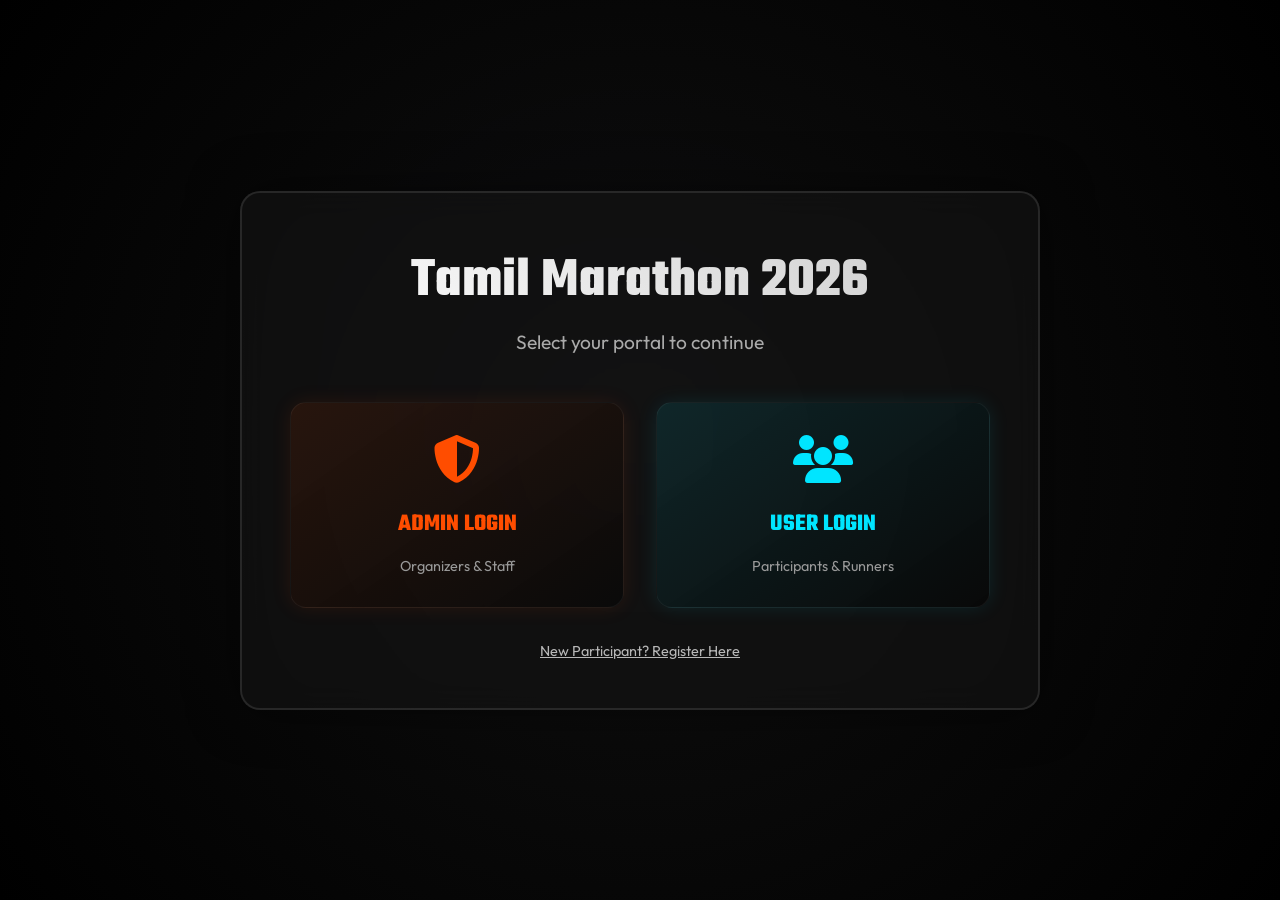
<file: index.html>
<!DOCTYPE html>
<html lang="en">

<head>
  <meta charset="UTF-8">
  <meta name="viewport" content="width=device-width, initial-scale=1.0">
  <title>Welcome - Tamil Marathon 2026</title>
  <link rel="stylesheet" href="index.css?v=2">
  <link rel="stylesheet" href="https://cdnjs.cloudflare.com/ajax/libs/font-awesome/6.4.0/css/all.min.css">
  <style>
    .login-choice-container {
      min-height: 100vh;
      display: flex;
      align-items: center;
      justify-content: center;
      background: radial-gradient(circle at center, rgba(20, 20, 20, 0.8), #000);
    }

    .login-card {
      background: rgba(20, 20, 20, 0.6);
      backdrop-filter: blur(15px);
      border: 2px solid rgba(255, 255, 255, 0.1);
      border-radius: 20px;
      padding: 3rem;
      text-align: center;
      max-width: 800px;
      width: 90%;
      box-shadow: 0 0 50px rgba(0, 0, 0, 0.5);
      animation: fadeIn 1s ease-out;
    }

    .login-header h1 {
      font-family: var(--font-display, sans-serif);
      font-size: 3.5rem;
      margin-bottom: 0.5rem;
      background: linear-gradient(45deg, #fff, #ccc);
      -webkit-background-clip: text;
      background-clip: text;
      -webkit-text-fill-color: transparent;
    }

    .login-header p {
      color: #aaa;
      font-size: 1.2rem;
      margin-bottom: 3rem;
    }

    .choices-wrapper {
      display: flex;
      justify-content: center;
      gap: 2rem;
      flex-wrap: wrap;
    }

    .choice-btn {
      flex: 1;
      min-width: 250px;
      padding: 2rem;
      border-radius: 16px;
      text-decoration: none;
      transition: all 0.3s ease;
      display: flex;
      flex-direction: column;
      align-items: center;
      gap: 1rem;
      border: 1px solid rgba(255, 255, 255, 0.05);
    }

    .choice-btn i {
      font-size: 3rem;
      margin-bottom: 0.5rem;
    }

    .choice-btn h2 {
      font-family: var(--font-display, sans-serif);
      font-size: 1.5rem;
      margin: 0;
      text-transform: uppercase;
    }

    /* User Style */
    .btn-user {
      background: linear-gradient(145deg, rgba(0, 229, 255, 0.1), rgba(0, 0, 0, 0.4));
      box-shadow: 0 0 20px rgba(0, 229, 255, 0.1);
    }

    .btn-user:hover {
      transform: translateY(-5px);
      background: linear-gradient(145deg, rgba(0, 229, 255, 0.2), rgba(0, 0, 0, 0.6));
      box-shadow: 0 0 30px rgba(0, 229, 255, 0.4);
      border-color: var(--secondary, #00e5ff);
    }

    .btn-user i,
    .btn-user h2 {
      color: var(--secondary, #00e5ff);
    }

    /* Admin Style */
    .btn-admin {
      background: linear-gradient(145deg, rgba(255, 77, 0, 0.1), rgba(0, 0, 0, 0.4));
      box-shadow: 0 0 20px rgba(255, 77, 0, 0.1);
    }

    .btn-admin:hover {
      transform: translateY(-5px);
      background: linear-gradient(145deg, rgba(255, 77, 0, 0.2), rgba(0, 0, 0, 0.6));
      box-shadow: 0 0 30px rgba(255, 77, 0, 0.4);
      border-color: var(--primary, #ff4d00);
    }

    .btn-admin i,
    .btn-admin h2 {
      color: var(--primary, #ff4d00);
    }

    @keyframes fadeIn {
      from {
        opacity: 0;
        transform: translateY(20px);
      }

      to {
        opacity: 1;
        transform: translateY(0);
      }
    }
  </style>
</head>

<body>

  <!-- Parallax Background -->
  <div class="parallax-bg"></div>
  <div class="overlay"></div>

  <div class="login-choice-container">
    <div class="login-card">
      <div class="login-header">
        <h1>Tamil Marathon 2026</h1>
        <p>Select your portal to continue</p>
      </div>

      <div class="choices-wrapper">
        <!-- Admin Portal -->
        <a href="admin-login.html" class="choice-btn btn-admin">
          <i class="fa-solid fa-shield-halved"></i>
          <h2>Admin Login</h2>
          <span style="color: #999; font-size: 0.9rem;">Organizers & Staff</span>
        </a>

        <!-- User Portal -->
        <a href="user-login.html" class="choice-btn btn-user">
          <i class="fa-solid fa-users"></i>
          <h2>User Login</h2>
          <span style="color: #999; font-size: 0.9rem;">Participants & Runners</span>
        </a>
      </div>

      <div style="margin-top: 2rem;">
        <a href="register.html" style="color: #fff; text-decoration: underline; font-size: 0.9rem; opacity: 0.7;">
          New Participant? Register Here
        </a>
      </div>
    </div>
  </div>

</body>

</html>
</file>
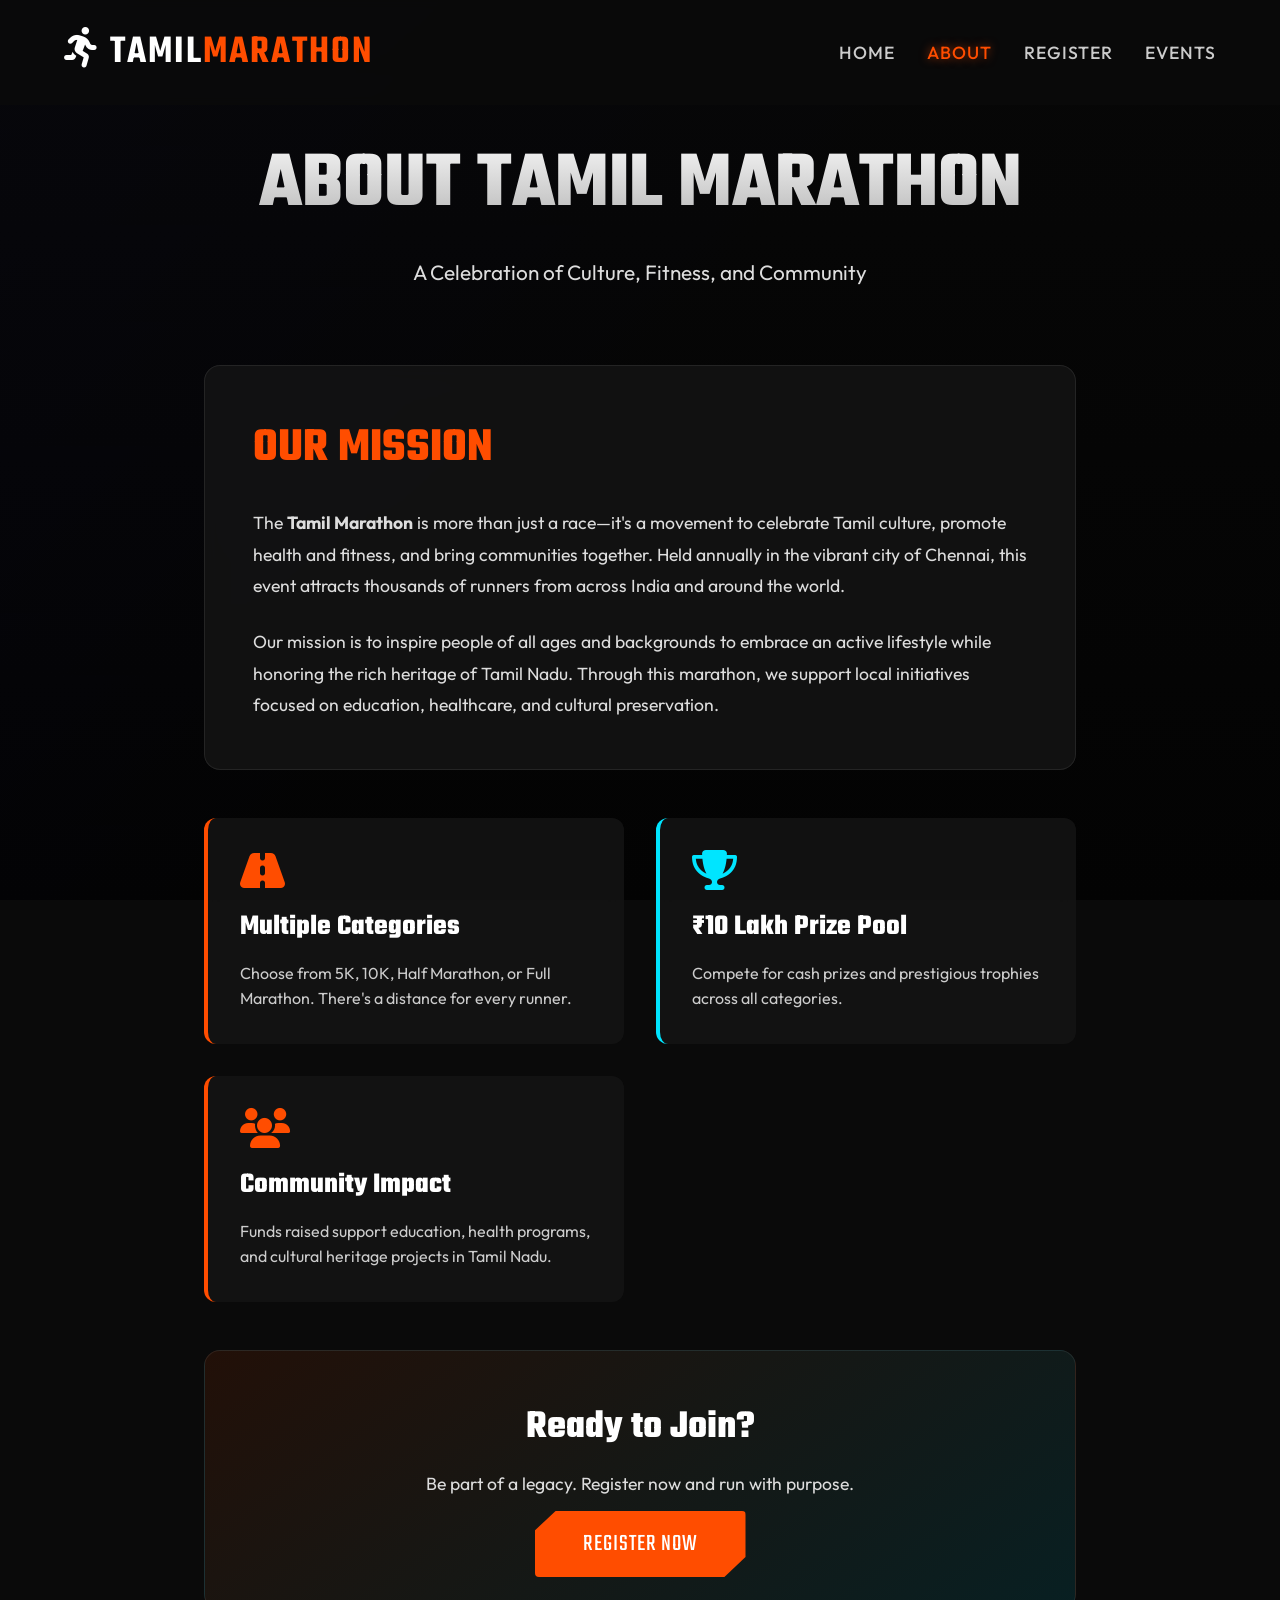
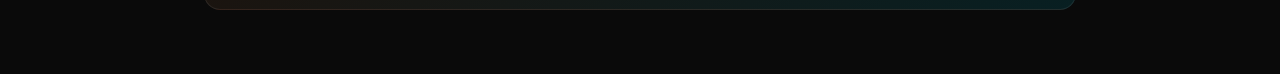
<file: about.html>
<!DOCTYPE html>
<html lang="en">

<head>
  <meta charset="UTF-8">
  <meta name="viewport" content="width=device-width, initial-scale=1.0">
  <title>About - Tamil Marathon 2026</title>
  <link rel="stylesheet" href="index.css?v=2">
  <link rel="stylesheet" href="https://cdnjs.cloudflare.com/ajax/libs/font-awesome/6.4.0/css/all.min.css">
</head>

<body>

  <!-- Parallax Background -->
  <div class="parallax-bg"></div>
  <div class="overlay"></div>

  <nav class="navbar">
    <a href="home.html" class="logo">
      <i class="fa-solid fa-person-running"></i> Tamil<span>Marathon</span>
    </a>
    <div class="nav-links">
      <a href="home.html">Home</a>
      <a href="about.html" class="active">About</a>
      <a href="register.html">Register</a>
      <a href="events.html">Events</a>
    </div>
  </nav>

  <main style="padding-top: 8rem; padding-bottom: 4rem;">

    <!-- Hero Section -->
    <section style="text-align: center; padding: 0 2rem; margin-bottom: 5rem;">
      <h1 style="font-family: var(--font-display); font-size: 5rem; text-transform: uppercase; 
                 background: linear-gradient(180deg, #fff, #aaa); -webkit-background-clip: text;
                 background-clip: text; -webkit-text-fill-color: transparent; margin-bottom: 1rem;">
        About Tamil Marathon
      </h1>
      <p style="font-size: 1.3rem; color: #ddd; max-width: 700px; margin: 0 auto;">
        A Celebration of Culture, Fitness, and Community
      </p>
    </section>

    <!-- Content Section -->
    <section style="max-width: 1000px; margin: 0 auto; padding: 0 5%;">

      <!-- Introduction -->
      <div style="background: rgba(20, 20, 20, 0.85); padding: 3rem; border-radius: 16px; 
                  border: 1px solid var(--glass-border); margin-bottom: 3rem; backdrop-filter: blur(10px);">
        <h2 style="font-family: var(--font-display); font-size: 3rem; color: var(--primary); 
                   margin-bottom: 1.5rem; text-transform: uppercase;">
          Our Mission
        </h2>
        <p style="font-size: 1.1rem; line-height: 1.8; color: #ddd; margin-bottom: 1.5rem;">
          The <strong>Tamil Marathon</strong> is more than just a race—it's a movement to celebrate Tamil culture,
          promote health and fitness, and bring communities together. Held annually in the vibrant city of Chennai,
          this event attracts thousands of runners from across India and around the world.
        </p>
        <p style="font-size: 1.1rem; line-height: 1.8; color: #ddd;">
          Our mission is to inspire people of all ages and backgrounds to embrace an active lifestyle while
          honoring the rich heritage of Tamil Nadu. Through this marathon, we support local initiatives focused
          on education, healthcare, and cultural preservation.
        </p>
      </div>

      <!-- Key Features -->
      <div
        style="display: grid; grid-template-columns: repeat(auto-fit, minmax(280px, 1fr)); gap: 2rem; margin-bottom: 3rem;">

        <div style="background: rgba(20, 20, 20, 0.85); padding: 2rem; border-radius: 12px; 
                    border-left: 4px solid var(--primary); backdrop-filter: blur(10px);">
          <i class="fa-solid fa-road" style="font-size: 2.5rem; color: var(--primary); margin-bottom: 1rem;"></i>
          <h3 style="font-family: var(--font-display); font-size: 1.8rem; margin-bottom: 0.8rem;">
            Multiple Categories
          </h3>
          <p style="color: #ccc; line-height: 1.6;">
            Choose from 5K, 10K, Half Marathon, or Full Marathon. There's a distance for every runner.
          </p>
        </div>

        <div style="background: rgba(20, 20, 20, 0.85); padding: 2rem; border-radius: 12px; 
                    border-left: 4px solid var(--secondary); backdrop-filter: blur(10px);">
          <i class="fa-solid fa-trophy" style="font-size: 2.5rem; color: var(--secondary); margin-bottom: 1rem;"></i>
          <h3 style="font-family: var(--font-display); font-size: 1.8rem; margin-bottom: 0.8rem;">
            ₹10 Lakh Prize Pool
          </h3>
          <p style="color: #ccc; line-height: 1.6;">
            Compete for cash prizes and prestigious trophies across all categories.
          </p>
        </div>

        <div style="background: rgba(20, 20, 20, 0.85); padding: 2rem; border-radius: 12px; 
                    border-left: 4px solid var(--primary); backdrop-filter: blur(10px);">
          <i class="fa-solid fa-users" style="font-size: 2.5rem; color: var(--primary); margin-bottom: 1rem;"></i>
          <h3 style="font-family: var(--font-display); font-size: 1.8rem; margin-bottom: 0.8rem;">
            Community Impact
          </h3>
          <p style="color: #ccc; line-height: 1.6;">
            Funds raised support education, health programs, and cultural heritage projects in Tamil Nadu.
          </p>
        </div>

      </div>

      <!-- Call to Action -->
      <div style="text-align: center; background: linear-gradient(145deg, rgba(255, 77, 0, 0.1), rgba(0, 229, 255, 0.1)); 
                  padding: 3rem; border-radius: 16px; border: 1px solid var(--glass-border);">
        <h2 style="font-family: var(--font-display); font-size: 2.5rem; margin-bottom: 1rem;">
          Ready to Join?
        </h2>
        <p style="font-size: 1.1rem; color: #ddd; margin-bottom: 2rem;">
          Be part of a legacy. Register now and run with purpose.
        </p>
        <a href="register.html" class="btn-neon">
          Register Now
        </a>
      </div>

    </section>

  </main>

  <script src="app.js"></script>
</body>

</html>
</file>
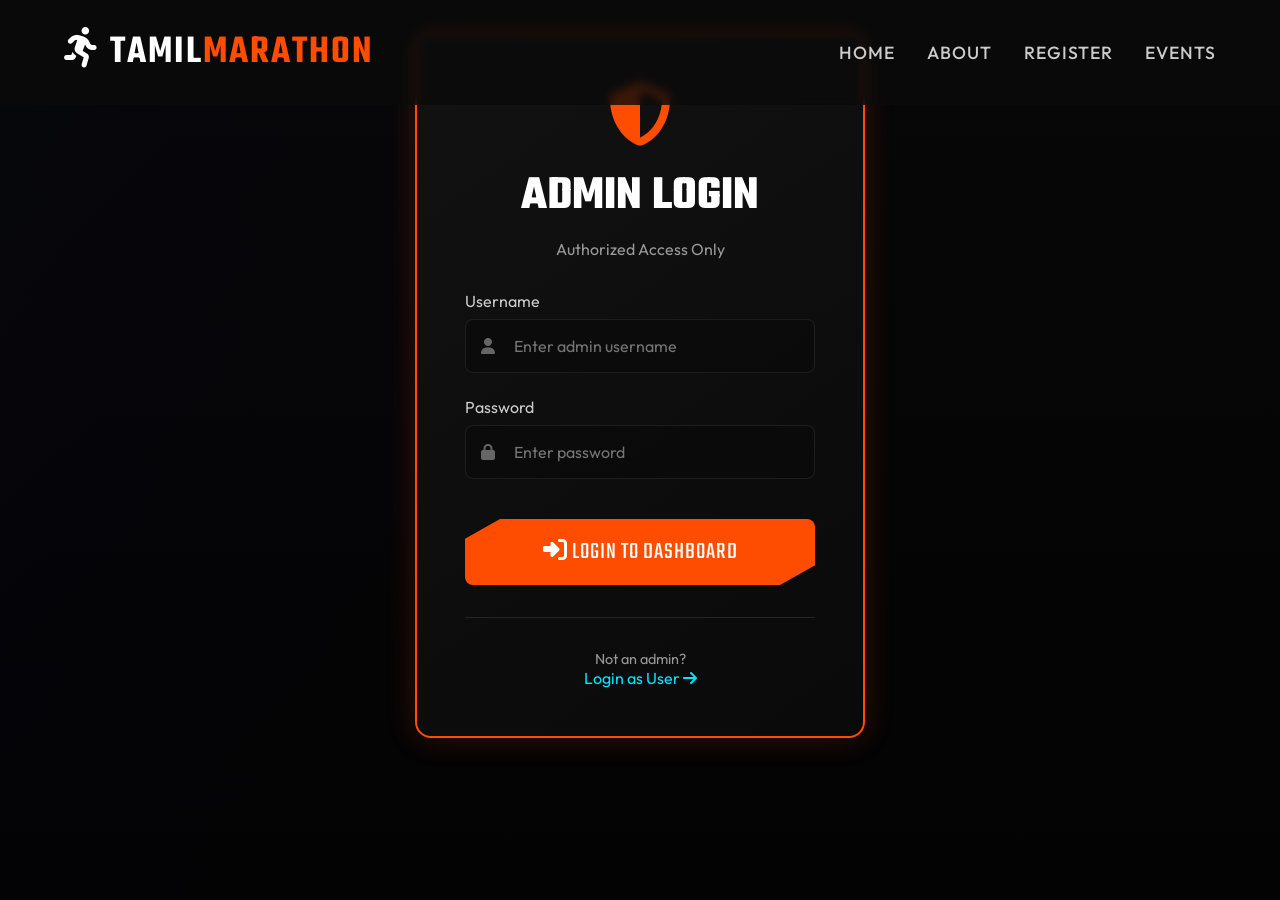
<file: admin-dashboard.html>
<!DOCTYPE html>
<html lang="en">

<head>
    <meta charset="UTF-8">
    <meta name="viewport" content="width=device-width, initial-scale=1.0">
    <title>Admin Dashboard - Tamil Marathon 2026</title>
    <link rel="stylesheet" href="index.css?v=2">
    <link rel="stylesheet" href="https://cdnjs.cloudflare.com/ajax/libs/font-awesome/6.4.0/css/all.min.css">
    <style>
        .stats-grid {
            display: grid;
            grid-template-columns: repeat(auto-fit, minmax(250px, 1fr));
            gap: 1.5rem;
            margin-bottom: 3rem;
        }

        .stat-card {
            background: linear-gradient(145deg, rgba(20, 20, 20, 0.9), rgba(10, 10, 10, 0.95));
            border: 1px solid var(--glass-border);
            padding: 2rem;
            border-radius: 12px;
            text-align: center;
        }

        .registration-table {
            width: 100%;
            border-collapse: collapse;
            background: rgba(20, 20, 20, 0.9);
            border-radius: 12px;
            overflow: hidden;
        }

        .registration-table th {
            background: var(--primary);
            color: white;
            padding: 1rem;
            text-align: left;
            font-family: var(--font-display);
            font-size: 1.2rem;
        }

        .registration-table td {
            padding: 1rem;
            border-bottom: 1px solid rgba(255, 255, 255, 0.1);
            color: #ddd;
        }

        .registration-table tr:hover {
            background: rgba(255, 77, 0, 0.1);
        }

        @media print {
            body {
                background: white;
                color: black;
            }

            .parallax-bg,
            .overlay,
            .navbar,
            .stats-grid,
            button,
            #noData {
                display: none !important;
            }

            main {
                padding: 0 !important;
                margin: 0 !important;
                max-width: 100% !important;
            }

            .registration-table {
                background: white;
                color: black;
                box-shadow: none;
                border: 1px solid #000;
            }

            .registration-table th {
                background: #f0f0f0;
                color: black;
                border: 1px solid #000;
            }

            .registration-table td {
                color: black;
                border: 1px solid #000;
            }

            h1,
            h2,
            p {
                color: black !important;
            }
        }
    </style>
</head>

<body>

    <!-- Parallax Background -->
    <div class="parallax-bg"></div>
    <div class="overlay"></div>

    <nav class="navbar">
        <a href="home.html" class="logo">
            <i class="fa-solid fa-person-running"></i> Tamil<span>Marathon</span>
        </a>
        <div class="nav-links">
            <a href="home.html">Home</a>
            <a href="#" onclick="logout()" style="color: var(--primary);">
                <i class="fa-solid fa-right-from-bracket"></i> Logout
            </a>
        </div>
    </nav>

    <main style="padding: 8rem 5% 4rem; max-width: 1400px; margin: 0 auto;">

        <div style="margin-bottom: 3rem;">
            <h1 style="font-family: var(--font-display); font-size: 3.5rem; margin: 0;">
                <i class="fa-solid fa-gauge-high"></i> Admin Dashboard
            </h1>
            <p style="color: #999; margin-top: 0.5rem;">Welcome, <span id="adminName">Admin</span></p>
        </div>

        <!-- Stats Cards -->
        <div class="stats-grid">

            <div class="stat-card">
                <i class="fa-solid fa-users" style="font-size: 3rem; color: var(--primary); margin-bottom: 1rem;"></i>
                <h3 style="font-family: var(--font-display); font-size: 2.5rem; margin: 0;" id="totalRegistrations">0
                </h3>
                <p style="color: #999; margin: 0.5rem 0 0;">Total Registrations</p>
            </div>

            <div class="stat-card">
                <i class="fa-solid fa-person-running"
                    style="font-size: 3rem; color: var(--secondary); margin-bottom: 1rem;"></i>
                <h3 style="font-family: var(--font-display); font-size: 2.5rem; margin: 0;" id="fullMarathon">0</h3>
                <p style="color: #999; margin: 0.5rem 0 0;">Full Marathon</p>
            </div>

            <div class="stat-card">
                <i class="fa-solid fa-road" style="font-size: 3rem; color: var(--primary); margin-bottom: 1rem;"></i>
                <h3 style="font-family: var(--font-display); font-size: 2.5rem; margin: 0;" id="halfMarathon">0</h3>
                <p style="color: #999; margin: 0.5rem 0 0;">Half Marathon</p>
            </div>

            <div class="stat-card">
                <i class="fa-solid fa-chart-line"
                    style="font-size: 3rem; color: var(--secondary); margin-bottom: 1rem;"></i>
                <h3 style="font-family: var(--font-display); font-size: 2.5rem; margin: 0;" id="others">0</h3>
                <p style="color: #999; margin: 0.5rem 0 0;">5K & 10K</p>
            </div>

        </div>

        <!-- Registrations Table -->
        <div
            style="background: rgba(20, 20, 20, 0.9); padding: 2rem; border-radius: 16px; border: 1px solid var(--glass-border);">
            <div style="display: flex; justify-content: space-between; align-items: center; margin-bottom: 1.5rem;">
                <h2 style="font-family: var(--font-display); font-size: 2rem; margin: 0;">All Registrations</h2>
                <button onclick="printReport()" class="btn-primary"
                    style="background: var(--secondary); cursor: pointer;">
                    <i class="fa-solid fa-print"></i> Print Report
                </button>
            </div>

            <div id="tableContainer" style="overflow-x: auto;">
                <table class="registration-table" id="registrationsTable">
                    <style>
                        .btn-action {
                            border: none;
                            padding: 0.5rem;
                            border-radius: 6px;
                            cursor: pointer;
                            margin: 0 0.2rem;
                            color: white;
                            transition: transform 0.2s;
                        }

                        .btn-action:hover {
                            transform: scale(1.1);
                        }

                        .btn-edit {
                            background: var(--secondary);
                        }

                        .btn-delete {
                            background: #ef4444;
                            /* Red for delete */
                        }

                        /* Modal Styles */
                        .modal {
                            display: none;
                            position: fixed;
                            z-index: 1000;
                            left: 0;
                            top: 0;
                            width: 100%;
                            height: 100%;
                            background-color: rgba(0, 0, 0, 0.8);
                            justify-content: center;
                            align-items: center;
                        }

                        .modal-content {
                            background: #1a1a1a;
                            padding: 2rem;
                            border-radius: 12px;
                            border: 1px solid var(--glass-border);
                            width: 90%;
                            max-width: 500px;
                            position: relative;
                            box-shadow: 0 0 20px rgba(0, 0, 0, 0.5);
                        }

                        .modal-field {
                            margin-bottom: 1rem;
                        }

                        .modal-field label {
                            display: block;
                            margin-bottom: 0.5rem;
                            color: #bbb;
                        }

                        .modal-field input,
                        .modal-field select {
                            width: 100%;
                            padding: 0.8rem;
                            background: rgba(255, 255, 255, 0.05);
                            border: 1px solid rgba(255, 255, 255, 0.1);
                            border-radius: 6px;
                            color: white;
                        }

                        .modal-actions {
                            display: flex;
                            justify-content: flex-end;
                            gap: 1rem;
                            margin-top: 1.5rem;
                        }
                    </style>
                    <thead>
                        <tr>
                            <th>#</th>
                            <th>Name</th>
                            <th>Email</th>
                            <th>Age</th>
                            <th>Category</th>
                            <th>Gender</th>
                            <th>Date</th>
                            <th>Actions</th>
                        </tr>
                    </thead>
                    <tbody id="tableBody">
                        <!-- Injected via JavaScript -->
                    </tbody>
                </table>
            </div>

            <p id="noData" style="text-align: center; color: #666; padding: 2rem; display: none;">No registrations yet
            </p>
        </div>

    </main>

    <!-- Edit User Modal -->
    <div id="editModal" class="modal">
        <div class="modal-content">
            <h2 style="font-family: var(--font-display); margin-top: 0; margin-bottom: 1.5rem;">Edit User</h2>

            <div class="modal-field">
                <label>Full Name</label>
                <input type="text" id="editFullname">
            </div>

            <div class="modal-field">
                <label>Email</label>
                <input type="email" id="editEmail">
            </div>

            <div class="modal-field">
                <label>Age</label>
                <input type="number" id="editAge">
            </div>

            <div class="modal-field">
                <label>Category</label>
                <select id="editCategory">
                    <option value="Full">Full Marathon (42km)</option>
                    <option value="Half">Half Marathon (21km)</option>
                    <option value="10K">10K Run</option>
                    <option value="5K">5K Run</option>
                </select>
            </div>

            <div class="modal-field">
                <label>Gender</label>
                <select id="editGender">
                    <option value="Male">Male</option>
                    <option value="Female">Female</option>
                    <option value="Other">Other</option>
                </select>
            </div>

            <div class="modal-actions">
                <button onclick="closeEditModal()"
                    style="background: transparent; border: 1px solid #666; color: #ccc; padding: 0.8rem 1.5rem; border-radius: 6px; cursor: pointer;">Cancel</button>
                <button onclick="saveUserChanges()" class="btn-primary" style="padding: 0.8rem 1.5rem;">Save
                    Changes</button>
            </div>
        </div>
    </div>

    <script>
        // Check authentication
        if (!sessionStorage.getItem('admin_logged_in')) {
            window.location.href = 'admin-login.html';
        }

        // Load admin username
        const adminName = sessionStorage.getItem('admin_username') || 'Admin';
        document.getElementById('adminName').textContent = adminName;

        // Global registrations array
        let registrations = JSON.parse(localStorage.getItem('marathon_registrations_2026') || '[]');
        let currentEditIndex = -1;

        // Initialize
        renderTable();
        updateStats();

        function renderTable() {
            const tbody = document.getElementById('tableBody');
            const tableContainer = document.getElementById('tableContainer');
            const noData = document.getElementById('noData');

            tbody.innerHTML = '';

            if (registrations.length === 0) {
                noData.style.display = 'block';
                tableContainer.style.display = 'none';
                return;
            }

            noData.style.display = 'none';
            tableContainer.style.display = 'block';

            registrations.forEach((reg, index) => {
                const date = new Date(reg.timestamp || Date.now()).toLocaleDateString();
                tbody.innerHTML += `
                    <tr>
                        <td>${index + 1}</td>
                        <td><strong>${reg.fullname}</strong></td>
                        <td>${reg.email}</td>
                        <td>${reg.age}</td>
                        <td><span style="background: var(--primary); padding: 0.3rem 0.8rem; border-radius: 4px;">${reg.category}</span></td>
                        <td>${reg.gender}</td>
                        <td>${date}</td>
                        <td>
                            <button onclick="openEditModal(${index})" class="btn-action btn-edit" title="Edit">
                                <i class="fa-solid fa-pen"></i>
                            </button>
                            <button onclick="deleteUser(${index})" class="btn-action btn-delete" title="Delete">
                                <i class="fa-solid fa-trash"></i>
                            </button>
                        </td>
                    </tr>
                `;
            });
        }

        function updateStats() {
            document.getElementById('totalRegistrations').textContent = registrations.length;

            const stats = {
                Full: 0,
                Half: 0,
                Others: 0
            };

            registrations.forEach(r => {
                if (r.category === 'Full') stats.Full++;
                else if (r.category === 'Half') stats.Half++;
                else stats.Others++;
            });

            document.getElementById('fullMarathon').textContent = stats.Full;
            document.getElementById('halfMarathon').textContent = stats.Half;
            document.getElementById('others').textContent = stats.Others;
        }

        function deleteUser(index) {
            if (confirm('Are you sure you want to delete this user? This action cannot be undone.')) {
                registrations.splice(index, 1);
                localStorage.setItem('marathon_registrations_2026', JSON.stringify(registrations));
                renderTable();
                updateStats();
            }
        }

        function openEditModal(index) {
            currentEditIndex = index;
            const user = registrations[index];

            document.getElementById('editFullname').value = user.fullname;
            document.getElementById('editEmail').value = user.email;
            document.getElementById('editAge').value = user.age;
            document.getElementById('editCategory').value = user.category;
            document.getElementById('editGender').value = user.gender;

            document.getElementById('editModal').style.display = 'flex';
        }

        function closeEditModal() {
            document.getElementById('editModal').style.display = 'none';
            currentEditIndex = -1;
        }

        function saveUserChanges() {
            if (currentEditIndex === -1) return;

            const updatedUser = {
                ...registrations[currentEditIndex], // Keep timestamp and other hidden fields
                fullname: document.getElementById('editFullname').value,
                email: document.getElementById('editEmail').value,
                age: document.getElementById('editAge').value,
                category: document.getElementById('editCategory').value,
                gender: document.getElementById('editGender').value
            };

            registrations[currentEditIndex] = updatedUser;
            localStorage.setItem('marathon_registrations_2026', JSON.stringify(registrations));

            closeEditModal();
            renderTable();
            updateStats();
        }

        function logout() {
            sessionStorage.removeItem('admin_logged_in');
            sessionStorage.removeItem('admin_username');
            window.location.href = 'admin-login.html';
        }

        function printReport() {
            window.print();
        }

        // Close modal when clicking outside
        window.onclick = function (event) {
            const modal = document.getElementById('editModal');
            if (event.target == modal) {
                closeEditModal();
            }
        }
    </script>

</body>

</html>
</file>
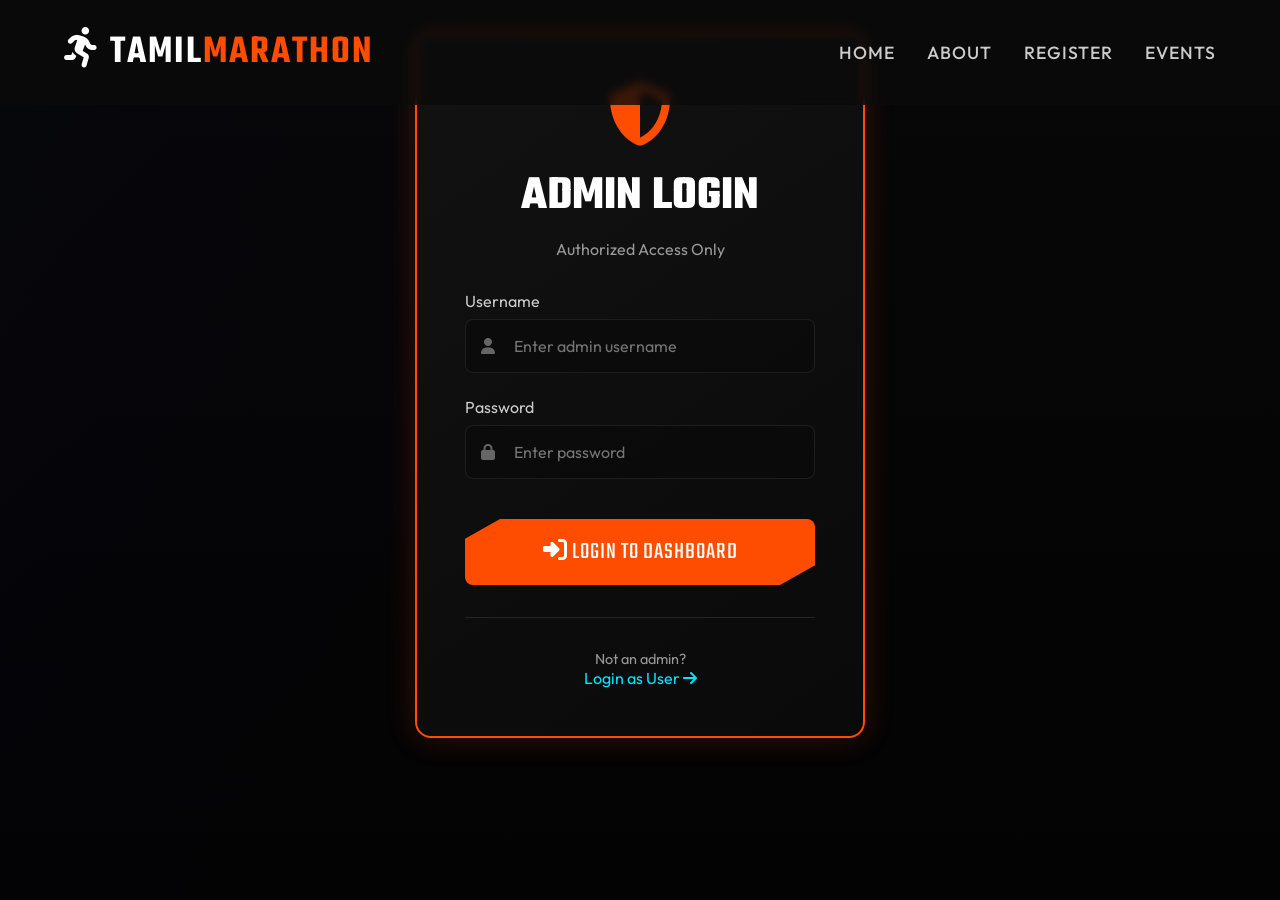
<file: admin-login.html>
<!DOCTYPE html>
<html lang="en">

<head>
    <meta charset="UTF-8">
    <meta name="viewport" content="width=device-width, initial-scale=1.0">
    <title>Admin Login - Tamil Marathon 2026</title>
    <link rel="stylesheet" href="index.css?v=2">
    <link rel="stylesheet" href="https://cdnjs.cloudflare.com/ajax/libs/font-awesome/6.4.0/css/all.min.css">
</head>

<body>

    <!-- Parallax Background -->
    <div class="parallax-bg"></div>
    <div class="overlay"></div>

    <nav class="navbar">
        <a href="home.html" class="logo">
            <i class="fa-solid fa-person-running"></i> Tamil<span>Marathon</span>
        </a>
        <div class="nav-links">
            <a href="home.html">Home</a>
            <a href="about.html">About</a>
            <a href="register.html">Register</a>
            <a href="events.html">Events</a>
        </div>
    </nav>

    <main style="min-height: 80vh; display: flex; align-items: center; justify-content: center; padding: 2rem;">

        <div style="background: linear-gradient(145deg, rgba(20, 20, 20, 0.9), rgba(10, 10, 10, 0.95));
                border: 2px solid var(--primary); padding: 3rem; border-radius: 16px; 
                max-width: 450px; width: 100%; backdrop-filter: blur(10px);
                box-shadow: 0 0 30px rgba(255, 77, 0, 0.2);">

            <div style="text-align: center; margin-bottom: 2rem;">
                <i class="fa-solid fa-shield-halved"
                    style="font-size: 4rem; color: var(--primary); margin-bottom: 1rem;"></i>
                <h1
                    style="font-family: var(--font-display); font-size: 3rem; margin: 0; text-transform: uppercase; color: #fff;">
                    Admin Login
                </h1>
                <p style="color: #999; margin-top: 0.5rem;">Authorized Access Only</p>
            </div>

            <form id="adminLoginForm">

                <div class="form-group">
                    <label for="adminUsername" class="form-label">Username</label>
                    <div style="position: relative;">
                        <input type="text" id="adminUsername" class="form-control" placeholder="Enter admin username"
                            required>
                        <i class="fa-solid fa-user form-icon"></i>
                    </div>
                </div>

                <div class="form-group">
                    <label for="adminPassword" class="form-label">Password</label>
                    <div style="position: relative;">
                        <input type="password" id="adminPassword" class="form-control" placeholder="Enter password"
                            required>
                        <i class="fa-solid fa-lock form-icon"></i>
                    </div>
                </div>

                <div id="errorMsg" style="display: none; background: rgba(239, 68, 68, 0.1); color: #ef4444; 
                                     padding: 1rem; border-radius: 8px; margin-bottom: 1rem; text-align: center;">
                    <i class="fa-solid fa-triangle-exclamation"></i> Invalid credentials
                </div>

                <button type="submit" class="btn-neon" style="width: 100%; border-radius: 8px; margin-top: 1rem;">
                    <i class="fa-solid fa-right-to-bracket"></i> Login to Dashboard
                </button>

            </form>

            <div
                style="text-align: center; margin-top: 2rem; padding-top: 2rem; border-top: 1px solid rgba(255,255,255,0.1);">
                <p style="color: #999; font-size: 0.9rem;">Not an admin?</p>
                <a href="user-login.html" style="color: var(--secondary); text-decoration: none;">
                    Login as User <i class="fa-solid fa-arrow-right"></i>
                </a>
            </div>

        </div>

    </main>

    <script>
        document.getElementById('adminLoginForm').addEventListener('submit', function (e) {
            e.preventDefault();

            const username = document.getElementById('adminUsername').value.trim();
            const password = document.getElementById('adminPassword').value;
            const errorMsg = document.getElementById('errorMsg');

            // Admin credentials (in production, this should be server-side)
            if (username === 'admin' && password === 'admin123') {
                // Set admin session
                sessionStorage.setItem('admin_logged_in', 'true');
                sessionStorage.setItem('admin_username', username);

                // Redirect to admin dashboard
                window.location.href = 'admin-dashboard.html';
            } else {
                // Show error
                errorMsg.style.display = 'block';
                document.getElementById('adminPassword').value = '';

                // Shake animation
                errorMsg.style.animation = 'shake 0.5s';
                setTimeout(() => errorMsg.style.animation = '', 500);
            }
        });

        // Add shake animation
        const style = document.createElement('style');
        style.innerHTML = `
      @keyframes shake {
        0%, 100% { transform: translateX(0); }
        25% { transform: translateX(-10px); }
        75% { transform: translateX(10px); }
      }
    `;
        document.head.appendChild(style);
    </script>

</body>

</html>
</file>
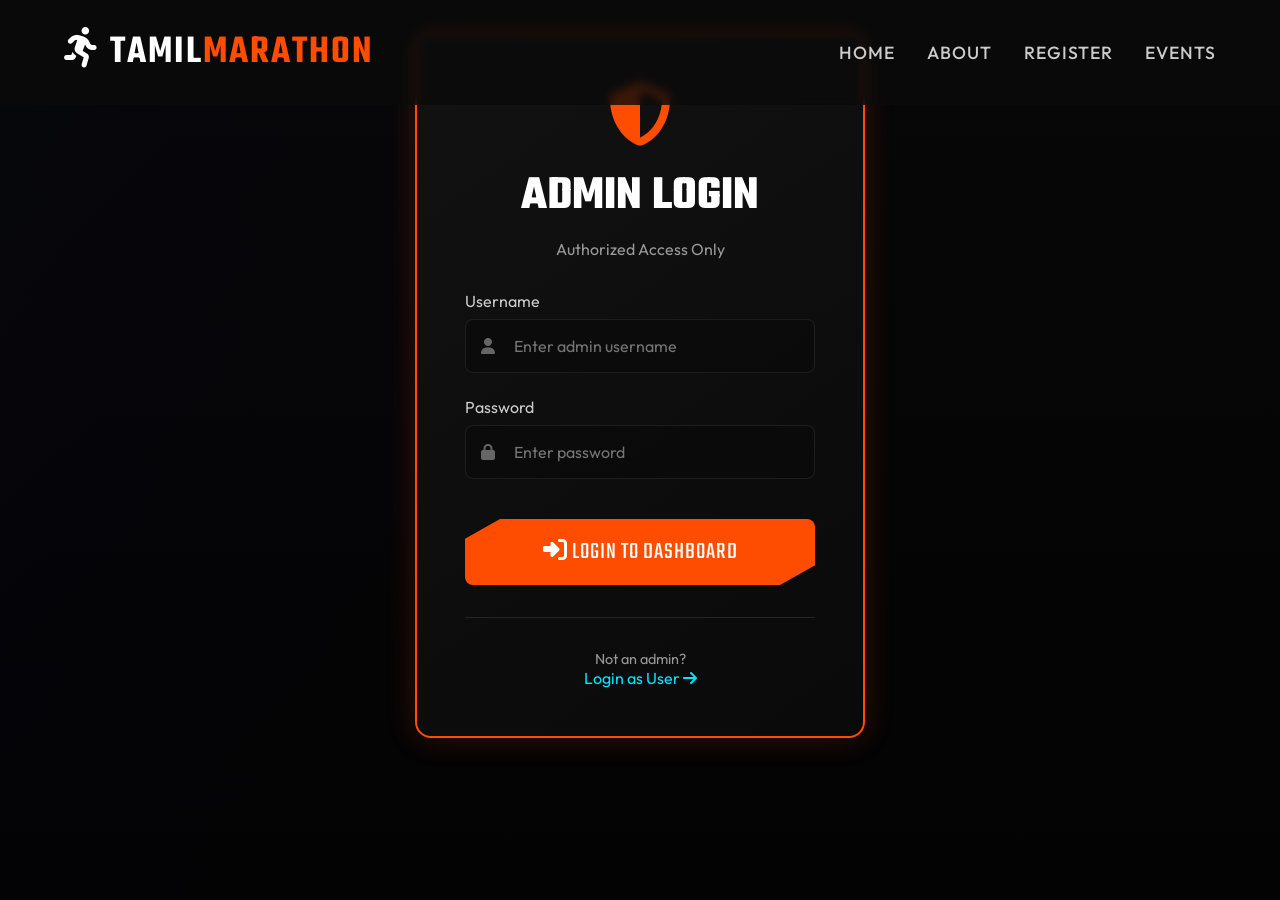
<file: admin.html>
<!DOCTYPE html>
<html lang="en">

<head>
  <meta charset="UTF-8">
  <meta name="viewport" content="width=device-width, initial-scale=1.0">
  <title>Admin Panel - Redirecting...</title>
  <link rel="stylesheet" href="index.css">
</head>

<body>

  <script>
    // Redirect to admin-dashboard.html (which has authentication check)
    window.location.href = 'admin-dashboard.html';
  </script>

  <div style="display: flex; justify-content: center; align-items: center; height: 100vh; color: white;">
    <p>Redirecting to admin panel...</p>
  </div>

</body>

</html>
</file>
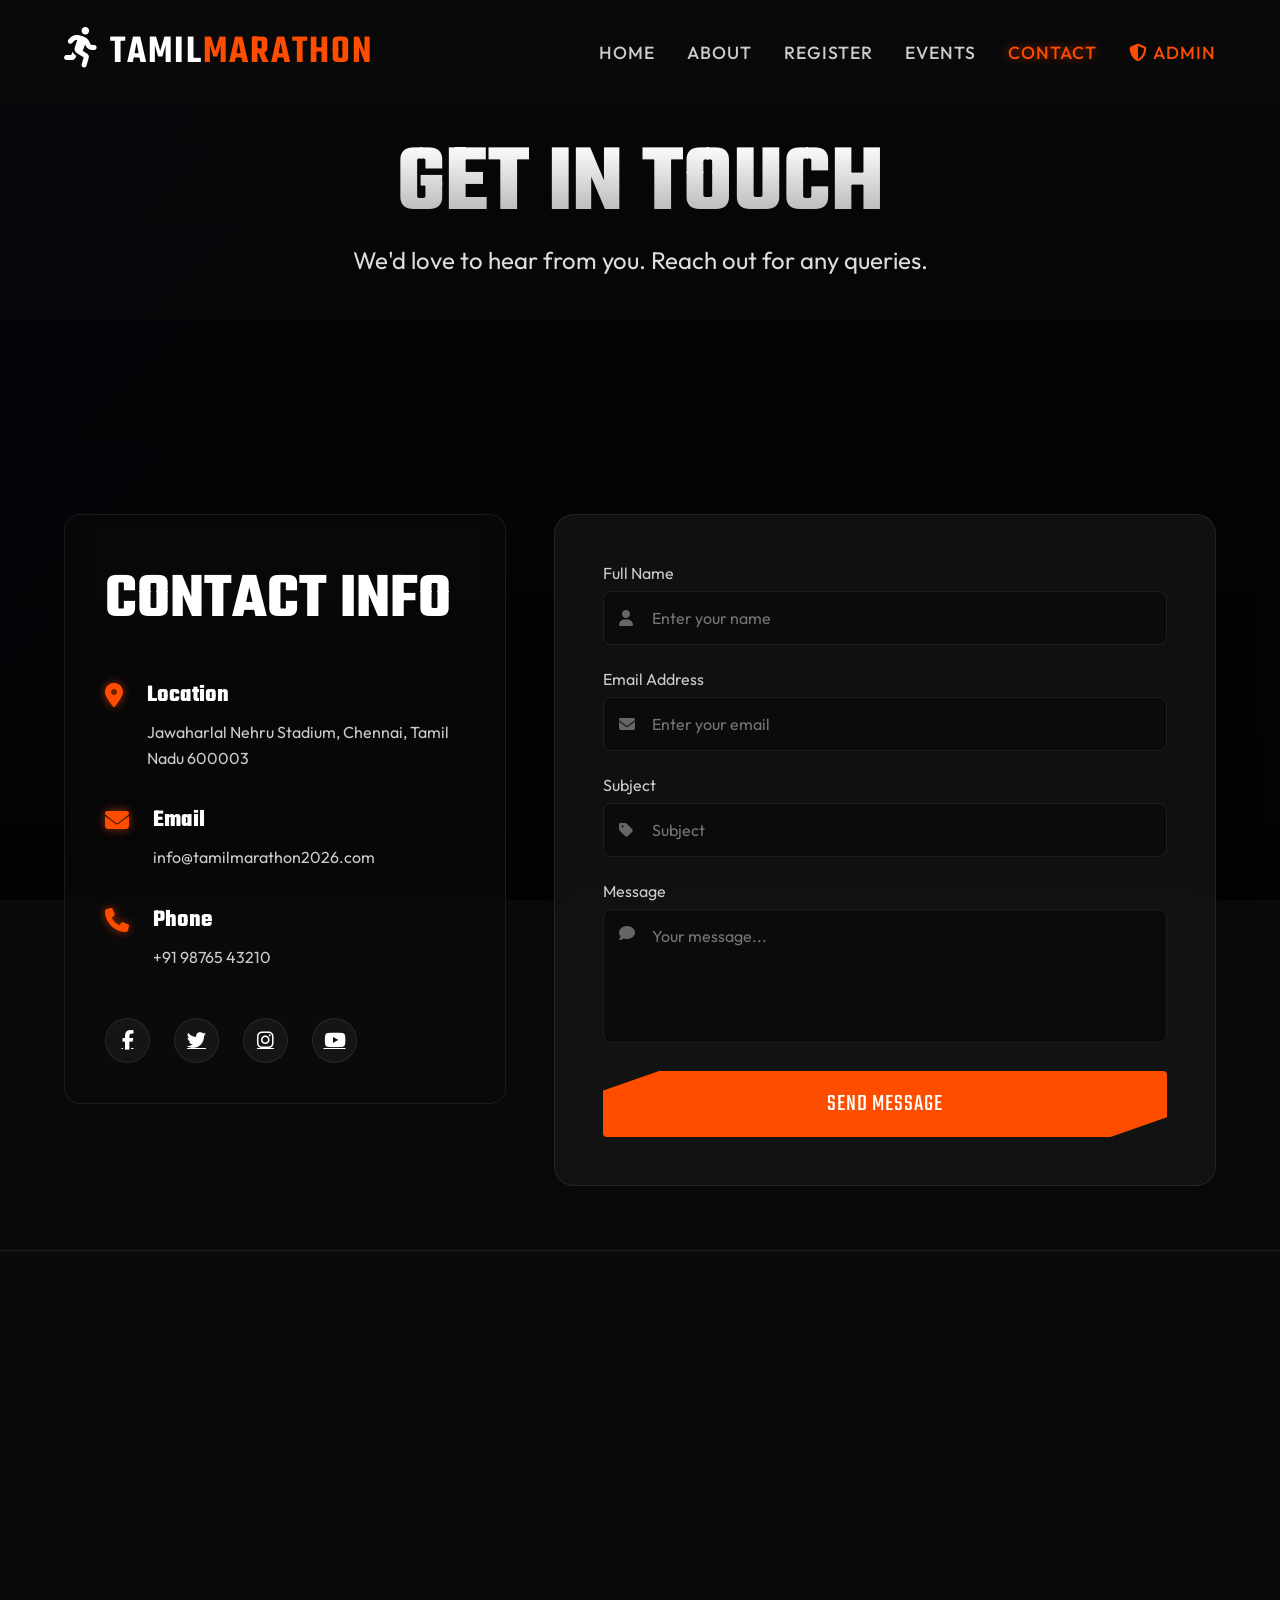
<file: contact.html>
<!DOCTYPE html>
<html lang="en">

<head>
  <meta charset="UTF-8">
  <meta name="viewport" content="width=device-width, initial-scale=1.0">
  <title>Contact Us - Tamil Marathon 2026</title>
  <link rel="stylesheet" href="index.css?v=2">
  <link rel="stylesheet" href="https://cdnjs.cloudflare.com/ajax/libs/font-awesome/6.4.0/css/all.min.css">
</head>

<body>

  <!-- Parallax Background -->
  <div class="parallax-bg"></div>
  <div class="overlay"></div>

  <nav class="navbar">
    <a href="home.html" class="logo">
      <i class="fa-solid fa-person-running"></i> Tamil<span>Marathon</span>
    </a>
    <div class="nav-links">
      <a href="home.html">Home</a>
      <a href="about.html">About</a>
      <a href="register.html">Register</a>
      <a href="events.html">Events</a>
      <a href="contact.html" class="active">Contact</a>
      <a href="admin-login.html" style="color: var(--primary);">
        <i class="fa-solid fa-shield-halved"></i> Admin
      </a>
    </div>
  </nav>

  <main>
    <!-- Hero Section -->
    <section class="hero" style="min-height: 50vh;">
      <h1>Get in <span>Touch</span></h1>
      <p>We'd love to hear from you. Reach out for any queries.</p>
    </section>

    <!-- Contact Section -->
    <section class="contact-section">
      <div class="contact-grid">
        <!-- Contact Info -->
        <div class="contact-info">
          <h2 class="section-title" style="text-align: left; margin-top: 0;">Contact Info</h2>
          <div class="info-item">
            <i class="fa-solid fa-location-dot"></i>
            <div>
              <h3>Location</h3>
              <p>Jawaharlal Nehru Stadium, Chennai, Tamil Nadu 600003</p>
            </div>
          </div>
          <div class="info-item">
            <i class="fa-solid fa-envelope"></i>
            <div>
              <h3>Email</h3>
              <p>info@tamilmarathon2026.com</p>
            </div>
          </div>
          <div class="info-item">
            <i class="fa-solid fa-phone"></i>
            <div>
              <h3>Phone</h3>
              <p>+91 98765 43210</p>
            </div>
          </div>

          <div class="social-links">
            <a href="#"><i class="fa-brands fa-facebook-f"></i></a>
            <a href="#"><i class="fa-brands fa-twitter"></i></a>
            <a href="#"><i class="fa-brands fa-instagram"></i></a>
            <a href="#"><i class="fa-brands fa-youtube"></i></a>
          </div>
        </div>

        <!-- Contact Form -->
        <div class="contact-form-container">
          <form id="contactForm" class="glass-form">
            <div class="form-group">
              <label class="form-label" for="contact-name">Full Name</label>
              <div style="position: relative;">
                <i class="fa-solid fa-user form-icon"></i>
                <input type="text" id="contact-name" class="form-control" placeholder="Enter your name">
              </div>
              <div id="error-contact-name" class="error-msg">Name is required</div>
            </div>

            <div class="form-group">
              <label class="form-label" for="contact-email">Email Address</label>
              <div style="position: relative;">
                <i class="fa-solid fa-envelope form-icon"></i>
                <input type="email" id="contact-email" class="form-control" placeholder="Enter your email">
              </div>
              <div id="error-contact-email" class="error-msg">Valid email is required</div>
            </div>

            <div class="form-group">
              <label class="form-label" for="contact-subject">Subject</label>
              <div style="position: relative;">
                <i class="fa-solid fa-tag form-icon"></i>
                <input type="text" id="contact-subject" class="form-control" placeholder="Subject">
              </div>
              <div id="error-contact-subject" class="error-msg">Subject is required</div>
            </div>

            <div class="form-group">
              <label class="form-label" for="contact-message">Message</label>
              <div style="position: relative;">
                <i class="fa-solid fa-comment form-icon" style="top: 1.5rem;"></i>
                <textarea id="contact-message" class="form-control" rows="5" placeholder="Your message..."
                  style="resize: none;"></textarea>
              </div>
              <div id="error-contact-message" class="error-msg">Message is required</div>
            </div>

            <button type="submit" class="btn-neon" style="width: 100%; border: none;">Send Message</button>
          </form>
        </div>
      </div>
    </section>

    <!-- Map Placeholder -->
    <section class="map-section">
      <iframe
        src="https://www.google.com/maps/embed?pb=!1m18!1m12!1m3!1d3886.294285880468!2d80.27118131482253!3d13.08833959077953!2m3!1f0!2f0!3f0!3m2!1i1024!2i768!4f13.1!3m3!1m2!1s0x3a526f50756708b9%3A0xe213606ec0465228!2sJawaharlal%20Nehru%20Stadium!5e0!3m2!1sen!2sin!4v1676961234567!5m2!1sen!2sin"
        width="100%" height="400" style="border:0; filter: invert(90%) hue-rotate(180deg);" allowfullscreen=""
        loading="lazy" referrerpolicy="no-referrer-when-downgrade">
      </iframe>
    </section>

  </main>

  <script src="app.js"></script>
</body>

</html>
</file>
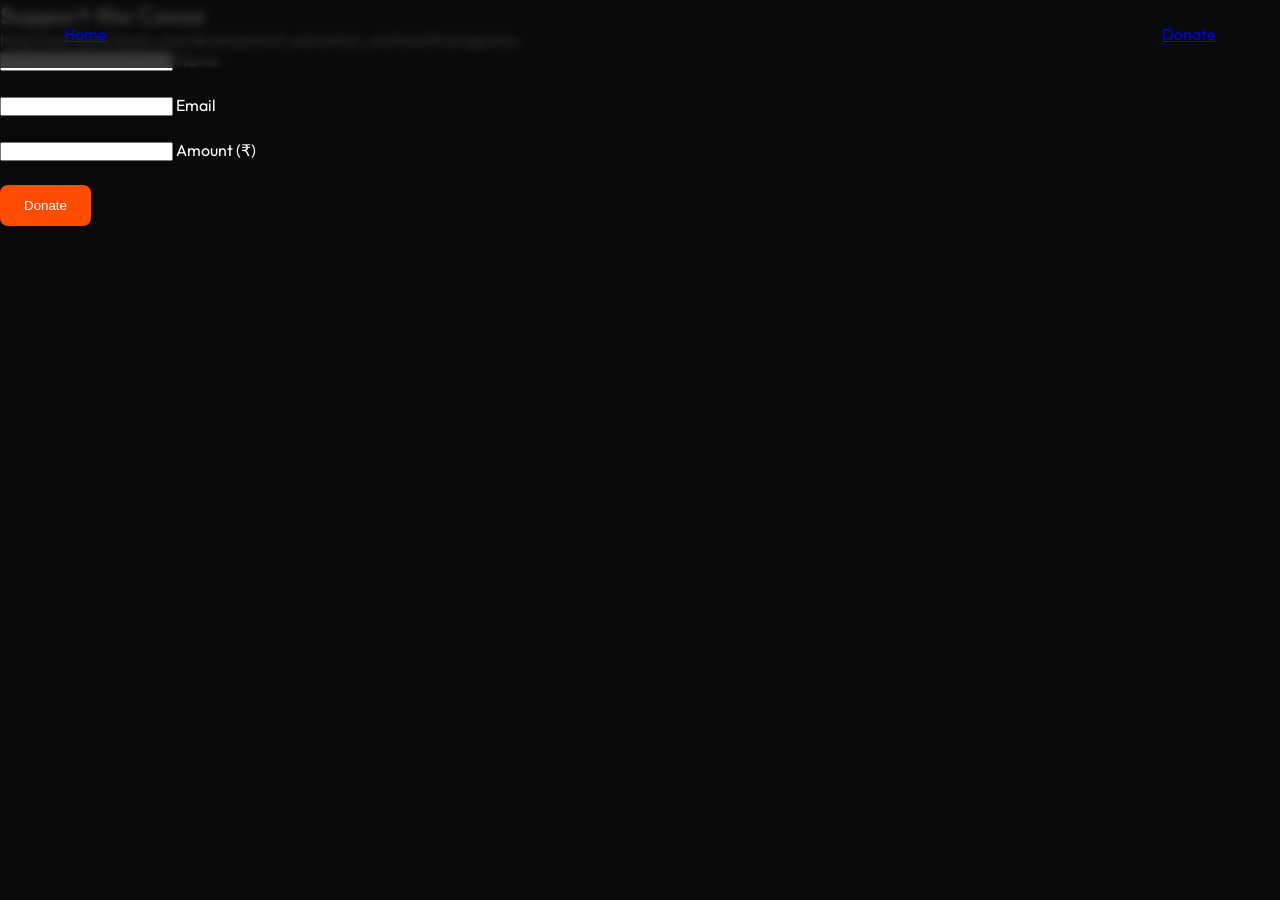
<file: donate.html>
<!DOCTYPE html>
<html lang="en">
<head>
<meta charset="UTF-8">
<meta name="viewport" content="width=device-width, initial-scale=1.0">
<title>Donate</title>
<link rel="stylesheet" href="index.css">
</head>
<body>

<nav class="navbar">
  <a href="index.html">Home</a>
  <a href="donate.html" class="active">Donate</a>
</nav>

<main class="main">
<section class="card">
  <h2>Support the Cause</h2>
  <p>Help fund Tamil Nadu rural development, education, and health programs.</p>

  <form>
    <div class="form-group">
      <input type="text" required>
      <label>Name</label>
    </div>
    <div class="form-group">
      <input type="email" required>
      <label>Email</label>
    </div>
    <div class="form-group">
      <input type="number" required>
      <label>Amount (₹)</label>
    </div>
    <button class="btn-primary">Donate</button>
  </form>
</section>
</main>

</body>
</html>
</file>
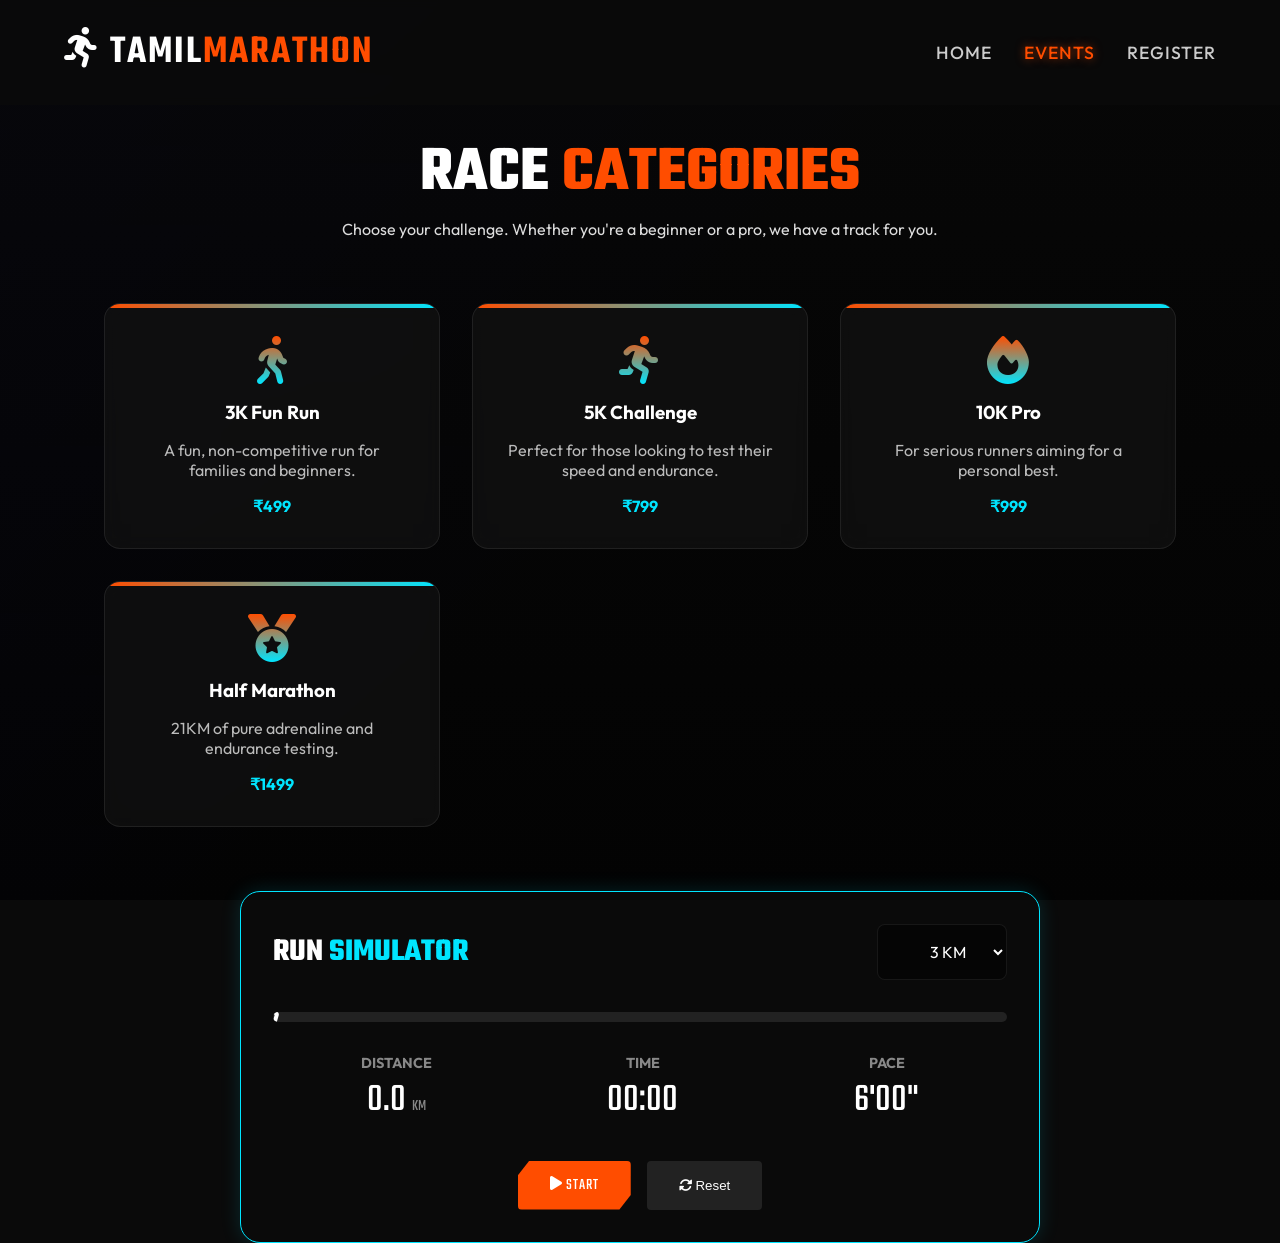
<file: events.html>
<!DOCTYPE html>
<html lang="en">

<head>
  <meta charset="UTF-8">
  <meta name="viewport" content="width=device-width, initial-scale=1.0">
  <title>Events - Tamil Marathon 2026</title>
  <link rel="stylesheet" href="index.css?v=2">
  <link rel="stylesheet" href="https://cdnjs.cloudflare.com/ajax/libs/font-awesome/6.4.0/css/all.min.css">
  <style>
    .events-grid {
      display: grid;
      grid-template-columns: repeat(auto-fit, minmax(280px, 1fr));
      gap: 2rem;
      max-width: 1200px;
      margin: 0 auto 4rem;
      padding: 0 5%;
    }

    .event-card {
      background: rgba(20, 20, 20, 0.6);
      backdrop-filter: blur(10px);
      border: 1px solid var(--glass-border);
      border-radius: 16px;
      padding: 2rem;
      text-align: center;
      transition: transform 0.3s, box-shadow 0.3s;
      position: relative;
      overflow: hidden;
    }

    .event-card::before {
      content: '';
      position: absolute;
      top: 0;
      left: 0;
      right: 0;
      height: 4px;
      background: linear-gradient(90deg, var(--primary), var(--secondary));
    }

    .event-card:hover {
      transform: translateY(-10px);
      box-shadow: 0 10px 30px rgba(0, 229, 255, 0.1);
    }

    .event-icon {
      font-size: 3rem;
      margin-bottom: 1rem;
      background: -webkit-linear-gradient(var(--primary), var(--secondary));
      -webkit-background-clip: text;
      background-clip: text;
      -webkit-text-fill-color: transparent;
    }

    .tracker-dashboard {
      background: rgba(10, 10, 10, 0.8);
      border: 1px solid var(--secondary);
      border-radius: 20px;
      padding: 2rem;
      max-width: 800px;
      margin: 0 auto;
      position: relative;
      box-shadow: 0 0 20px rgba(0, 229, 255, 0.15);
    }

    .track-bar-container {
      background: rgba(255, 255, 255, 0.1);
      height: 10px;
      border-radius: 5px;
      margin: 2rem 0;
      position: relative;
      overflow: hidden;
    }

    .track-bar-fill {
      height: 100%;
      background: linear-gradient(90deg, var(--primary), var(--secondary));
      width: 0%;
      transition: width 0.5s linear;
      box-shadow: 0 0 10px var(--secondary);
    }

    .runner-avatar {
      position: absolute;
      top: -25px;
      font-size: 2rem;
      color: #fff;
      transform: translateX(-50%);
      transition: left 0.5s linear;
    }

    .stats-grid {
      display: flex;
      justify-content: space-around;
      margin-top: 2rem;
      text-align: center;
    }

    .stat-box h4 {
      color: #888;
      font-size: 0.9rem;
      text-transform: uppercase;
    }

    .stat-box p {
      font-family: var(--font-display);
      font-size: 2.5rem;
      color: #fff;
    }
  </style>
</head>

<body>

  <!-- Parallax Background -->
  <div class="parallax-bg"></div>
  <div class="overlay"></div>

  <nav class="navbar">
    <a href="home.html" class="logo">
      <i class="fa-solid fa-person-running"></i> Tamil<span>Marathon</span>
    </a>
    <div class="nav-links">
      <a href="home.html">Home</a>
      <a href="events.html" class="active">Events</a>
      <a href="register.html">Register</a>
    </div>
  </nav>

  <main style="padding-top: 8rem;">

    <section style="text-align: center; margin-bottom: 4rem;">
      <h1 class="uv-title"
        style="font-family: var(--font-display); font-size: 4rem; text-transform: uppercase; color: white;">
        Race <span style="color: var(--primary);">Categories</span>
      </h1>
      <p style="color: #ddd; max-width: 600px; margin: 0 auto;">
        Choose your challenge. Whether you're a beginner or a pro, we have a track for you.
      </p>
    </section>

    <!-- Dynamic Event Cards -->
    <div class="events-grid">
      <div class="event-card">
        <i class="fa-solid fa-person-walking event-icon"></i>
        <h3>3K Fun Run</h3>
        <p style="color: #bbb; margin: 1rem 0;">A fun, non-competitive run for families and beginners.</p>
        <span style="color: var(--secondary); font-weight: bold;">₹499</span>
      </div>
      <div class="event-card">
        <i class="fa-solid fa-person-running event-icon"></i>
        <h3>5K Challenge</h3>
        <p style="color: #bbb; margin: 1rem 0;">Perfect for those looking to test their speed and endurance.</p>
        <span style="color: var(--secondary); font-weight: bold;">₹799</span>
      </div>
      <div class="event-card">
        <i class="fa-solid fa-fire event-icon"></i>
        <h3>10K Pro</h3>
        <p style="color: #bbb; margin: 1rem 0;">For serious runners aiming for a personal best.</p>
        <span style="color: var(--secondary); font-weight: bold;">₹999</span>
      </div>
      <div class="event-card">
        <i class="fa-solid fa-medal event-icon"></i>
        <h3>Half Marathon</h3>
        <p style="color: #bbb; margin: 1rem 0;">21KM of pure adrenaline and endurance testing.</p>
        <span style="color: var(--secondary); font-weight: bold;">₹1499</span>
      </div>
    </div>

    <!-- Interactive Tracker -->
    <section class="tracker-dashboard animate-in">
      <div style="display: flex; justify-content: space-between; align-items: center; margin-bottom: 1rem;">
        <h2 style="font-family: var(--font-display); font-size: 2rem; text-transform: uppercase;">
          Run <span style="color: var(--secondary);">Simulator</span>
        </h2>
        <select id="distance" class="form-control" style="width: auto; background: rgba(0,0,0,0.5);">
          <option value="3">3 KM</option>
          <option value="5">5 KM</option>
          <option value="10">10 KM</option>
          <option value="21">21 KM</option>
        </select>
      </div>

      <div class="track-bar-container">
        <div class="track-bar-fill" id="trackFill"></div>
        <div class="runner-avatar" id="runnerIcon" style="left: 0%;">
          <i class="fa-solid fa-person-running"></i>
        </div>
      </div>

      <div class="stats-grid">
        <div class="stat-box">
          <h4>Distance</h4>
          <p><span id="covered">0.0</span> <span style="font-size: 1rem; color: #888;">KM</span></p>
        </div>
        <div class="stat-box">
          <h4>Time</h4>
          <p><span id="time">00:00</span></p>
        </div>
        <div class="stat-box">
          <h4>Pace</h4>
          <p><span id="pace">6'00"</span></p>
        </div>
      </div>

      <div style="text-align: center; margin-top: 2rem; display: flex; gap: 1rem; justify-content: center;">
        <button class="btn-neon" onclick="startSimulation()" style="font-size: 1rem; padding: 0.8rem 2rem;">
          <i class="fa-solid fa-play"></i> Start
        </button>
        <button class="btn-secondary" onclick="resetSimulation()" style="padding: 0.8rem 2rem; border-radius: 4px;">
          <i class="fa-solid fa-rotate"></i> Reset
        </button>
      </div>
    </section>

  </main>

  <script>
    let interval;
    let distanceCovered = 0;
    let secondsElapsed = 0;
    let isRunning = false;

    function startSimulation() {
      if (isRunning) return;

      const totalDistance = parseFloat(document.getElementById('distance').value);
      const fill = document.getElementById('trackFill');
      const icon = document.getElementById('runnerIcon');
      const speed = 0.05; // km per tick

      isRunning = true;

      interval = setInterval(() => {
        distanceCovered += speed;
        secondsElapsed++;

        // Update Stats
        document.getElementById('covered').textContent = distanceCovered.toFixed(1);
        document.getElementById('time').textContent = formatTime(secondsElapsed);

        // Update Visuals
        const percentage = Math.min((distanceCovered / totalDistance) * 100, 100);
        fill.style.width = percentage + '%';
        icon.style.left = percentage + '%';

        if (distanceCovered >= totalDistance) {
          clearInterval(interval);
          isRunning = false;
          alert('🏁 Finish Line Reached! Great Run!');
        }
      }, 100);
    }

    function resetSimulation() {
      clearInterval(interval);
      isRunning = false;
      distanceCovered = 0;
      secondsElapsed = 0;

      document.getElementById('covered').textContent = '0.0';
      document.getElementById('time').textContent = '00:00';
      document.getElementById('trackFill').style.width = '0%';
      document.getElementById('runnerIcon').style.left = '0%';
    }

    function formatTime(secs) {
      const mins = Math.floor(secs / 60);
      const s = secs % 60;
      return `${mins.toString().padStart(2, '0')}:${s.toString().padStart(2, '0')}`;
    }
  </script>
</body>

</html>
</file>
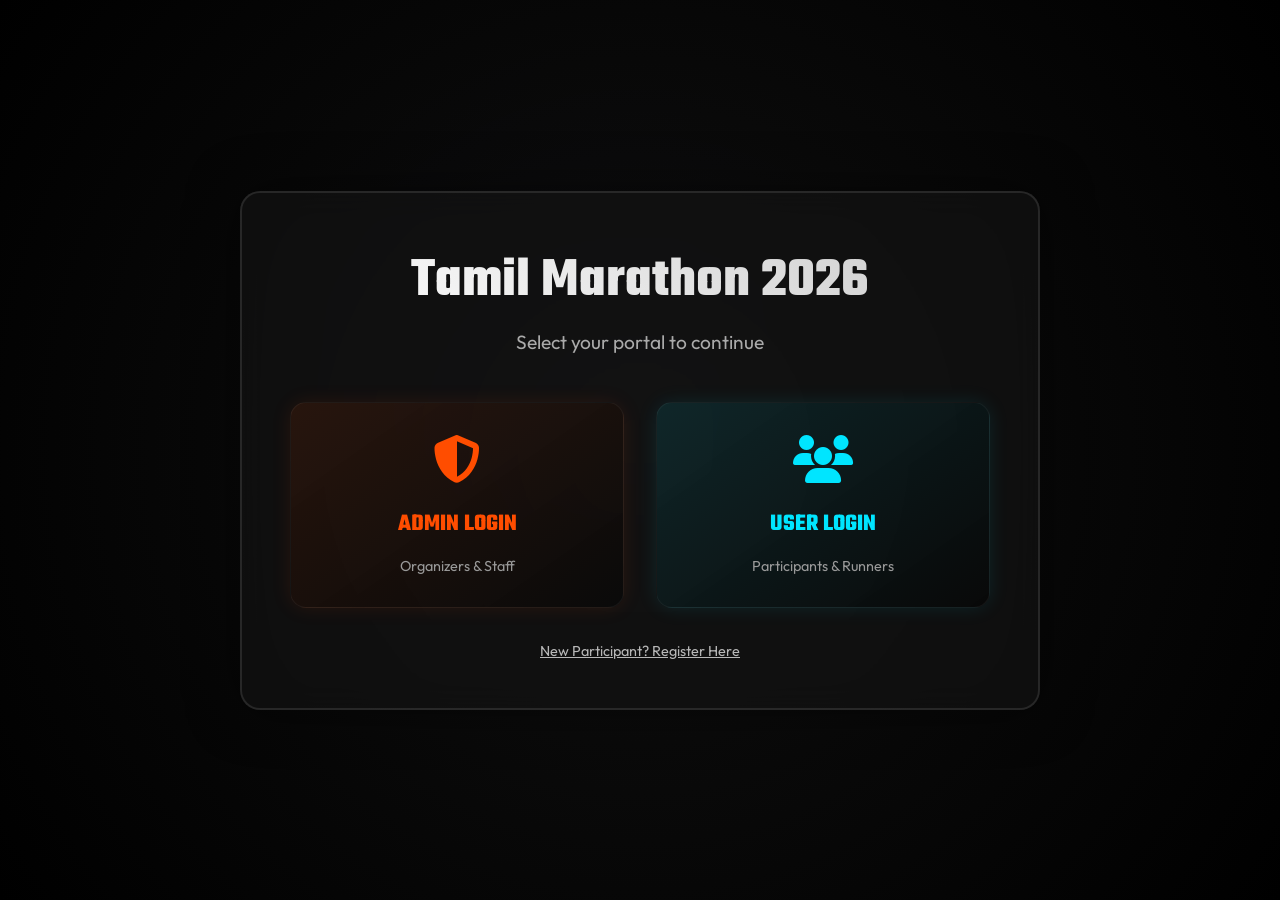
<file: home.html>
<!DOCTYPE html>
<html lang="en">

<head>
  <meta charset="UTF-8">
  <meta name="viewport" content="width=device-width, initial-scale=1.0">
  <title>Tamil Marathon 2026 - Run for Culture</title>
  <link rel="stylesheet" href="index.css?v=2">
  <link rel="stylesheet" href="https://cdnjs.cloudflare.com/ajax/libs/font-awesome/6.4.0/css/all.min.css">
  <script>
    // Auth Check
    if (!sessionStorage.getItem('user_logged_in') && !sessionStorage.getItem('admin_logged_in')) {
      window.location.href = 'index.html';
    }
  </script>
</head>

<body>

  <!-- Parallax Background -->
  <div class="parallax-bg"></div>
  <div class="overlay"></div>

  <nav class="navbar">
    <a href="home.html" class="logo">
      <i class="fa-solid fa-person-running"></i> Tamil<span>Marathon</span>
    </a>
    <div class="nav-links">
      <a href="home.html" class="active">Home</a>
      <a href="about.html">About</a>
      <a href="register.html">Register</a>
      <a href="events.html">Events</a>
      <a href="contact.html">Contact</a>
      <a href="admin-login.html" style="color: var(--primary);">
        <i class="fa-solid fa-shield-halved"></i> Admin
      </a>
    </div>
  </nav>

  <main>
    <!-- Hero Section -->
    <section class="hero">
      <h1>Tamil Marathon<br><span>2026</span></h1>
      <p>Push Your Limits. Embrace the Culture. Join the Legacy.</p>

      <a href="register.html" class="btn-neon">
        Register For Race
      </a>

      <!-- Countdown Module -->
      <div id="countdown" class="countdown-box">
        <!-- Injected via app.js -->
      </div>
    </section>

    <!-- Highlights Gallery -->
    <section id="gallery">
      <h2 class="section-title">Past Highlights</h2>
      <div class="gallery-grid" id="galleryGrid">
        <!-- Injected via app.js -->
      </div>
    </section>

    <!-- Features/Stats -->
    <section style="background: rgba(10,10,10,0.8); padding: 5rem 0; width: 100%;">
      <div
        style="display: flex; justify-content: space-around; flex-wrap: wrap; gap: 2rem; max-width: 1200px; margin: 0 auto; text-align: center;">
        <div>
          <i class="fa-solid fa-trophy" style="font-size: 3rem; color: var(--secondary); margin-bottom: 1rem;"></i>
          <h3 style="font-family: var(--font-display); font-size: 2rem;">₹10 Lakhs</h3>
          <p>Prize Pool</p>
        </div>
        <div>
          <i class="fa-solid fa-users" style="font-size: 3rem; color: var(--primary); margin-bottom: 1rem;"></i>
          <h3 style="font-family: var(--font-display); font-size: 2rem;">5,000+</h3>
          <p>Participants</p>
        </div>
        <div>
          <i class="fa-solid fa-medal" style="font-size: 3rem; color: var(--secondary); margin-bottom: 1rem;"></i>
          <h3 style="font-family: var(--font-display); font-size: 2rem;">Certified</h3>
          <p>AIMS Course</p>
        </div>
      </div>
    </section>

  </main>

  <script src="app.js"></script>
</body>

</html>
</file>
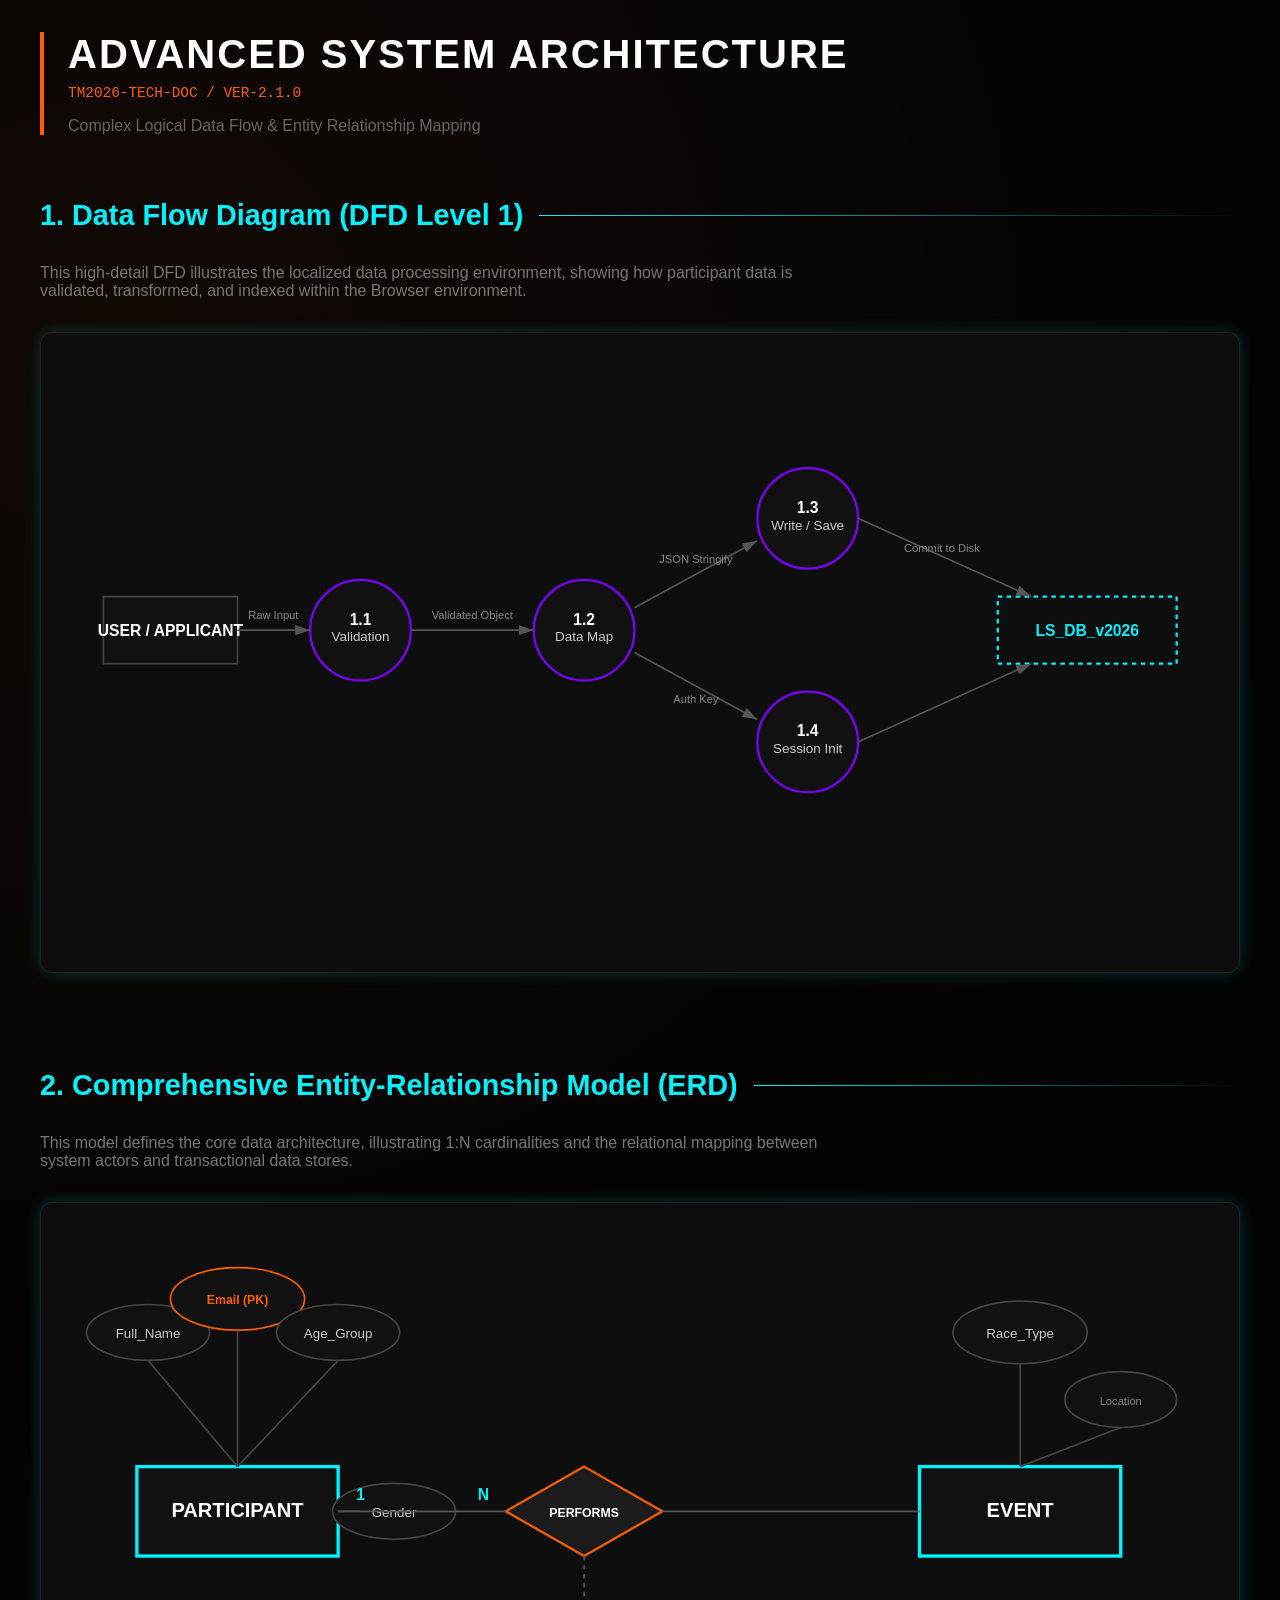
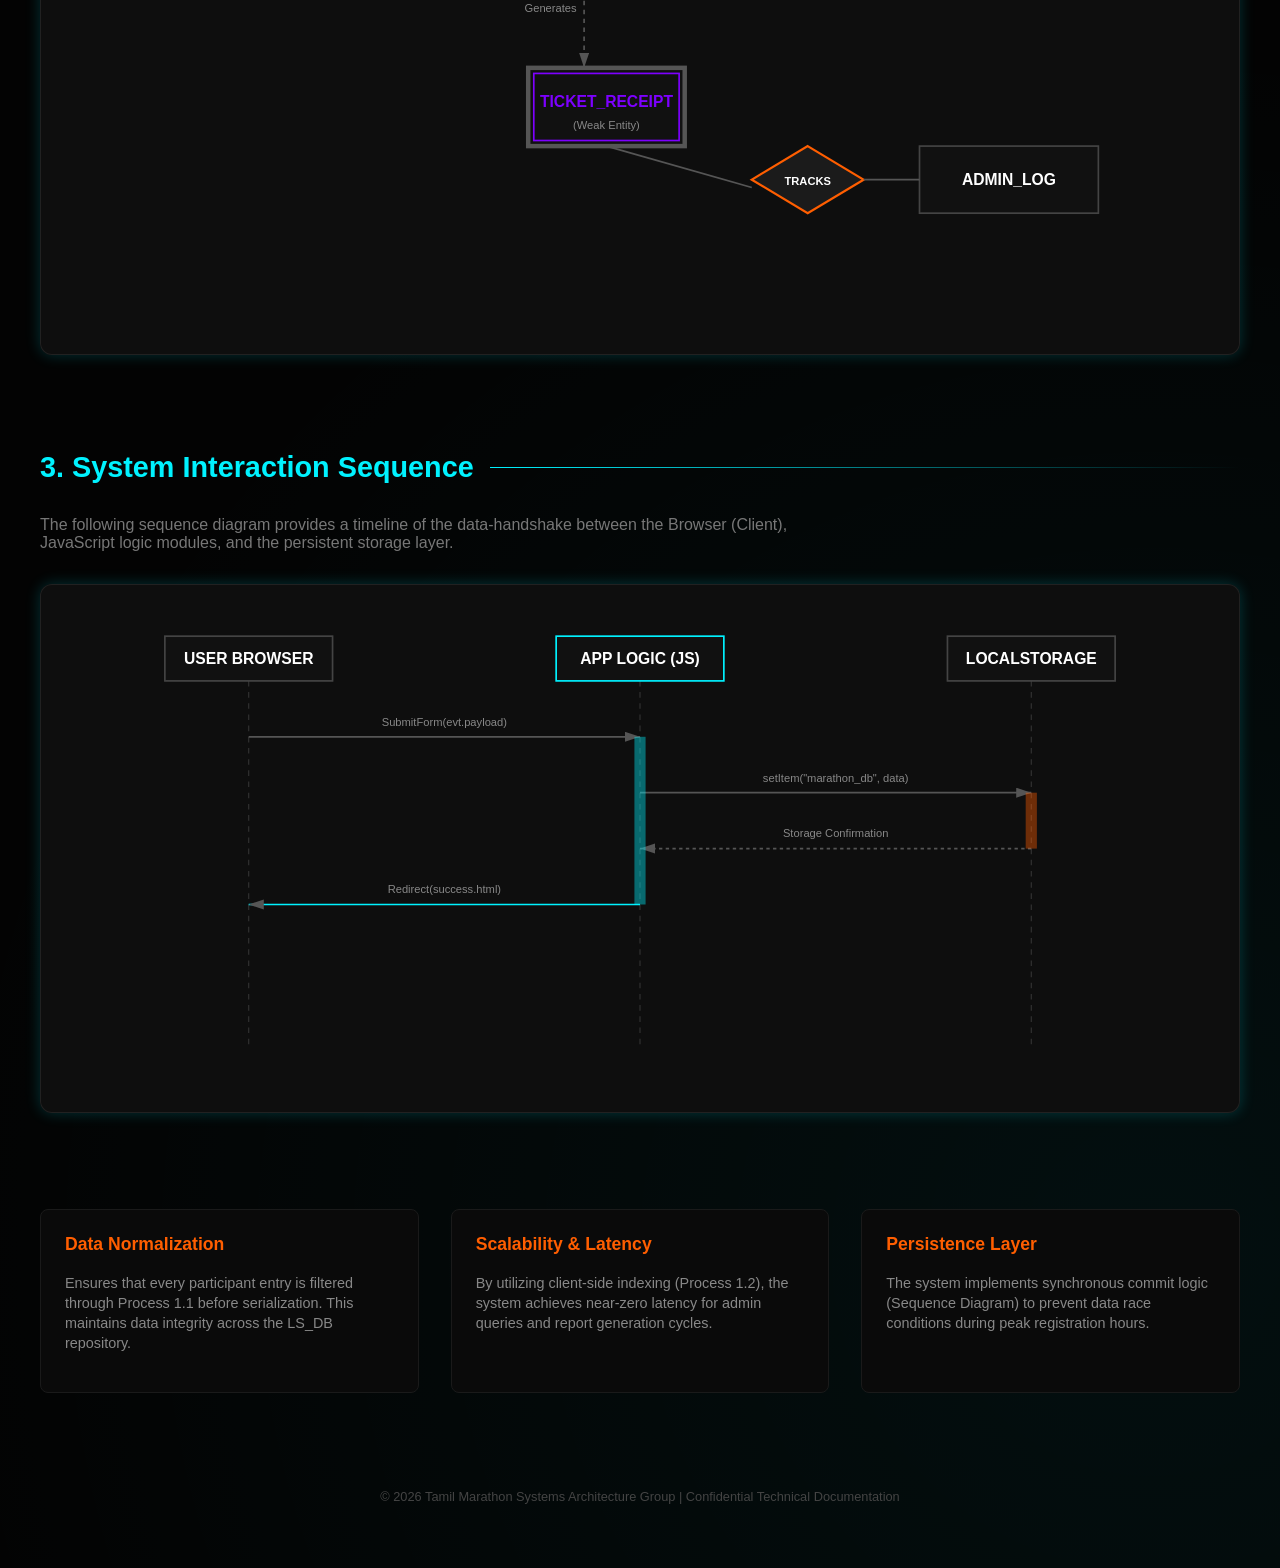
<file: project_diagrams.html>
<!DOCTYPE html>
<html lang="en">

<head>
    <meta charset="UTF-8">
    <meta name="viewport" content="width=device-width, initial-scale=1.0">
    <title>Technical Architecture & Systems Engineering - Tamil Marathon 2026</title>
    <style>
        :root {
            --bg: #030303;
            --card-bg: rgba(15, 15, 15, 0.95);
            --primary: #ff5e00;
            --secondary: #00f2ff;
            --accent: #7d00ff;
            --text-main: #f0f0f0;
            --text-muted: #777;
            --border: rgba(255, 255, 255, 0.08);
            --neon-glow: 0 0 15px rgba(0, 242, 255, 0.2);
        }

        body {
            background-color: var(--bg);
            color: var(--text-main);
            font-family: 'Inter', 'Segoe UI', Roboto, sans-serif;
            margin: 0;
            padding: 2rem;
            background-image:
                radial-gradient(circle at 10% 10%, rgba(255, 94, 0, 0.05) 0%, transparent 40%),
                radial-gradient(circle at 90% 90%, rgba(0, 242, 255, 0.05) 0%, transparent 40%);
        }

        .container {
            max-width: 1200px;
            margin: 0 auto;
        }

        .header {
            text-align: left;
            border-left: 4px solid var(--primary);
            padding-left: 1.5rem;
            margin-bottom: 4rem;
        }

        h1 {
            font-size: 2.5rem;
            margin: 0;
            text-transform: uppercase;
            letter-spacing: 2px;
            color: #fff;
        }

        .doc-id {
            color: var(--primary);
            font-family: monospace;
            font-size: 0.9rem;
            margin-top: 0.5rem;
        }

        .section {
            margin-bottom: 6rem;
        }

        .section-header {
            display: flex;
            align-items: center;
            gap: 1rem;
            margin-bottom: 2rem;
        }

        .section-header h2 {
            font-size: 1.8rem;
            margin: 0;
            color: var(--secondary);
            flex-shrink: 0;
        }

        .section-header .line {
            height: 1px;
            flex-grow: 1;
            background: linear-gradient(to right, var(--secondary), transparent);
        }

        .section-desc {
            color: var(--text-muted);
            margin-bottom: 2rem;
            max-width: 800px;
        }

        .diagram-box {
            background: var(--card-bg);
            border: 1px solid var(--border);
            border-radius: 12px;
            padding: 2.5rem;
            box-shadow: var(--neon-glow);
            overflow-x: auto;
        }

        svg {
            width: 100%;
            height: auto;
            display: block;
        }

        /* SVG Class Styles */
        .node-rect {
            fill: #111;
            stroke: #444;
            stroke-width: 1.5;
        }

        .node-round {
            fill: #111;
            stroke: var(--secondary);
            stroke-width: 2;
            rx: 20;
            ry: 20;
        }

        .node-diamond {
            fill: #1b1b1b;
            stroke: var(--primary);
            stroke-width: 2;
        }

        .node-circle {
            fill: #111;
            stroke: var(--accent);
            stroke-width: 2;
        }

        .node-data {
            fill: transparent;
            stroke: var(--secondary);
            stroke-width: 2;
            stroke-dasharray: 4;
        }

        .arrow-line {
            stroke: #555;
            stroke-width: 1.5;
            marker-end: url(#arrow);
        }

        .text-header {
            fill: #fff;
            font-size: 14px;
            font-weight: bold;
            text-anchor: middle;
        }

        .text-normal {
            fill: #ccc;
            font-size: 12px;
            text-anchor: middle;
        }

        .text-tiny {
            fill: #888;
            font-size: 10px;
            text-anchor: middle;
        }

        .marker-color {
            fill: #555;
        }

        /* Grid info */
        .technical-grid {
            display: grid;
            grid-template-columns: repeat(auto-fit, minmax(300px, 1fr));
            gap: 2rem;
            margin-top: 4rem;
        }

        .tech-card {
            background: #0a0a0a;
            border: 1px solid #1a1a1a;
            padding: 1.5rem;
            border-radius: 8px;
        }

        .tech-card h3 {
            color: var(--primary);
            margin-top: 0;
            font-size: 1.1rem;
        }

        .tech-card p {
            font-size: 0.9rem;
            color: #888;
            line-height: 1.4;
        }
    </style>
</head>

<body>

    <div class="container">
        <div class="header">
            <h1>Advanced System Architecture</h1>
            <div class="doc-id">TM2026-TECH-DOC / VER-2.1.0</div>
            <p style="color: #666;">Complex Logical Data Flow & Entity Relationship Mapping</p>
        </div>

        <!-- 1. DFD LEVEL 1 - DATA TRANSFORMATION -->
        <div class="section">
            <div class="section-header">
                <h2>1. Data Flow Diagram (DFD Level 1)</h2>
                <div class="line"></div>
            </div>
            <p class="section-desc">This high-detail DFD illustrates the localized data processing environment, showing
                how participant data is validated, transformed, and indexed within the Browser environment.</p>
            <div class="diagram-box">
                <svg viewBox="0 0 1000 500">
                    <defs>
                        <marker id="arrow" markerWidth="10" markerHeight="10" refX="9" refY="3" orient="auto"
                            markerUnits="strokeWidth">
                            <path d="M0,0 L0,6 L9,3 z" class="marker-color" />
                        </marker>
                    </defs>

                    <!-- Entities -->
                    <rect x="20" y="200" width="120" height="60" class="node-rect" />
                    <text x="80" y="235" class="text-header">USER / APPLICANT</text>

                    <!-- Process 1: Input Validation -->
                    <circle cx="250" cy="230" r="45" class="node-circle" />
                    <text x="250" y="225" class="text-header">1.1</text>
                    <text x="250" y="240" class="text-normal">Validation</text>

                    <!-- Process 2: Data Indexing -->
                    <circle cx="450" cy="230" r="45" class="node-circle" />
                    <text x="450" y="225" class="text-header">1.2</text>
                    <text x="450" y="240" class="text-normal">Data Map</text>

                    <!-- Process 3: Local Storage Writer -->
                    <circle cx="650" cy="130" r="45" class="node-circle" />
                    <text x="650" y="125" class="text-header">1.3</text>
                    <text x="650" y="140" class="text-normal">Write / Save</text>

                    <!-- Process 4: Session Generator -->
                    <circle cx="650" cy="330" r="45" class="node-circle" />
                    <text x="650" y="325" class="text-header">1.4</text>
                    <text x="650" y="340" class="text-normal">Session Init</text>

                    <!-- Data Store -->
                    <rect x="820" y="200" width="160" height="60" class="node-data" />
                    <text x="900" y="235" class="text-header" style="fill:var(--secondary);">LS_DB_v2026</text>

                    <!-- Flows -->
                    <path d="M140,230 L205,230" class="arrow-line" />
                    <text x="172" y="220" class="text-tiny">Raw Input</text>

                    <path d="M295,230 L405,230" class="arrow-line" />
                    <text x="350" y="220" class="text-tiny">Validated Object</text>

                    <path d="M495,210 L605,150" class="arrow-line" />
                    <text x="550" y="170" class="text-tiny">JSON Stringify</text>

                    <path d="M495,250 L605,310" class="arrow-line" />
                    <text x="550" y="295" class="text-tiny">Auth Key</text>

                    <path d="M695,130 L850,200" class="arrow-line" />
                    <path d="M695,330 L850,260" class="arrow-line" />
                    <text x="770" y="160" class="text-tiny">Commit to Disk</text>
                </svg>
            </div>
        </div>

        <!-- 2. HIGH-FIDELITY ENHANCED ER MODEL -->
        <div class="section">
            <div class="section-header">
                <h2>2. Comprehensive Entity-Relationship Model (ERD)</h2>
                <div class="line"></div>
            </div>
            <p class="section-desc">This model defines the core data architecture, illustrating 1:N cardinalities and
                the relational mapping between system actors and transactional data stores.</p>
            <div class="diagram-box">
                <svg viewBox="0 0 1000 600">
                    <!-- Entity: Participant (Strong Entity) -->
                    <rect x="50" y="200" width="180" height="80" class="node-rect"
                        style="stroke:var(--secondary); stroke-width:3;" />
                    <text x="140" y="245" class="text-header" style="font-size:18px;">PARTICIPANT</text>

                    <!-- Attributes for Participant -->
                    <ellipse cx="60" cy="80" rx="55" ry="25" class="node-rect" />
                    <text x="60" y="85" class="text-normal">Full_Name</text>

                    <ellipse cx="140" cy="50" rx="60" ry="28" class="node-rect" style="stroke:var(--primary);" />
                    <text x="140" y="55" class="text-header" style="fill:var(--primary); font-size:11px;">Email
                        (PK)</text>

                    <ellipse cx="230" cy="80" rx="55" ry="25" class="node-rect" />
                    <text x="230" y="85" class="text-normal">Age_Group</text>

                    <ellipse cx="280" cy="240" rx="55" ry="25" class="node-rect" />
                    <text x="280" y="245" class="text-normal">Gender</text>

                    <!-- Relation: Registration (1:N) -->
                    <polygon points="450,200 520,240 450,280 380,240" class="node-diamond" />
                    <text x="450" y="245" class="text-header" style="font-size: 11px;">PERFORMS</text>

                    <!-- Cardinality Labels -->
                    <text x="250" y="230" class="text-header" style="fill:var(--secondary);">1</text>
                    <text x="360" y="230" class="text-header" style="fill:var(--secondary);">N</text>

                    <!-- Entity: Event (Strong Entity) -->
                    <rect x="750" y="200" width="180" height="80" class="node-rect"
                        style="stroke:var(--secondary); stroke-width:3;" />
                    <text x="840" y="245" class="text-header" style="font-size:18px;">EVENT</text>

                    <!-- Attributes for Event -->
                    <ellipse cx="840" cy="80" rx="60" ry="28" class="node-rect" />
                    <text x="840" y="85" class="text-normal">Race_Type</text>

                    <ellipse cx="930" cy="140" rx="50" ry="25" class="node-rect" />
                    <text x="930" y="145" class="text-tiny">Location</text>

                    <!-- Weak Entity: Ticket / Receipt (Double Border Effect) -->
                    <rect x="400" y="380" width="140" height="70" class="node-rect"
                        style="stroke-width:4; stroke:#555;" />
                    <rect x="405" y="385" width="130" height="60" class="node-rect" style="stroke:var(--accent);" />
                    <text x="470" y="415" class="text-header"
                        style="font-size:14px; fill:var(--accent);">TICKET_RECEIPT</text>
                    <text x="470" y="435" class="text-tiny">(Weak Entity)</text>

                    <!-- Admin Relation -->
                    <rect x="750" y="450" width="160" height="60" class="node-rect" />
                    <text x="830" y="485" class="text-header">ADMIN_LOG</text>

                    <polygon points="650,450 700,480 650,510 600,480" class="node-diamond" />
                    <text x="650" y="485" class="text-header" style="font-size:10px;">TRACKS</text>

                    <!-- Connectors -->
                    <!-- Participant to Attributes -->
                    <line x1="140" y1="200" x2="60" y2="105" class="arrow-line" style="marker-end:none; stroke:#444;" />
                    <line x1="140" y1="200" x2="140" y2="78" class="arrow-line" style="marker-end:none; stroke:#444;" />
                    <line x1="140" y1="200" x2="230" y2="105" class="arrow-line"
                        style="marker-end:none; stroke:#444;" />
                    <line x1="230" y1="240" x2="250" y2="240" class="arrow-line"
                        style="marker-end:none; stroke:#444;" />

                    <!-- Main Flow -->
                    <line x1="230" y1="240" x2="380" y2="240" class="arrow-line" style="marker-end:none;" />
                    <line x1="520" y1="240" x2="750" y2="240" class="arrow-line" style="marker-end:none;" />

                    <!-- Ticket Link -->
                    <line x1="450" y1="280" x2="450" y2="380" class="arrow-line" style="stroke-dasharray:4;" />
                    <text x="420" y="330" class="text-tiny">Generates</text>

                    <!-- Admin Link -->
                    <line x1="470" y1="450" x2="600" y2="487" class="arrow-line" style="marker-end:none;" />
                    <line x1="700" y1="480" x2="750" y2="480" class="arrow-line" style="marker-end:none;" />

                    <!-- Event Details -->
                    <line x1="840" y1="200" x2="840" y2="108" class="arrow-line"
                        style="marker-end:none; stroke:#444;" />
                    <line x1="840" y1="200" x2="930" y2="165" class="arrow-line"
                        style="marker-end:none; stroke:#444;" />
                </svg>
            </div>
        </div>

        <!-- 3. SYSTEM INTERACTION SEQUENCE -->
        <div class="section">
            <div class="section-header">
                <h2>3. System Interaction Sequence</h2>
                <div class="line"></div>
            </div>
            <p class="section-desc">The following sequence diagram provides a timeline of the data-handshake between the
                Browser (Client), JavaScript logic modules, and the persistent storage layer.</p>
            <div class="diagram-box">
                <svg viewBox="0 0 1000 400">
                    <!-- Lifelines -->
                    <line x1="150" y1="50" x2="150" y2="380" style="stroke:#333; stroke-dasharray:5;" />
                    <line x1="500" y1="50" x2="500" y2="380" style="stroke:#333; stroke-dasharray:5;" />
                    <line x1="850" y1="50" x2="850" y2="380" style="stroke:#333; stroke-dasharray:5;" />

                    <rect x="75" y="10" width="150" height="40" class="node-rect" />
                    <text x="150" y="35" class="text-header">USER BROWSER</text>

                    <rect x="425" y="10" width="150" height="40" class="node-rect" style="stroke:var(--secondary);" />
                    <text x="500" y="35" class="text-header">APP LOGIC (JS)</text>

                    <rect x="775" y="10" width="150" height="40" class="node-rect" />
                    <text x="850" y="35" class="text-header">LOCALSTORAGE</text>

                    <!-- Messaging -->
                    <path d="M150,100 L500,100" class="arrow-line" />
                    <text x="325" y="90" class="text-tiny">SubmitForm(evt.payload)</text>

                    <path d="M500,150 L850,150" class="arrow-line" />
                    <text x="675" y="140" class="text-tiny">setItem("marathon_db", data)</text>

                    <path d="M850,200 L500,200" class="arrow-line" style="stroke-dasharray:3;" />
                    <text x="675" y="190" class="text-tiny">Storage Confirmation</text>

                    <path d="M500,250 L150,250" class="arrow-line" style="stroke:var(--secondary);" />
                    <text x="325" y="240" class="text-tiny">Redirect(success.html)</text>

                    <!-- Activation Boxes -->
                    <rect x="495" y="100" width="10" height="150" fill="var(--secondary)" opacity="0.4" />
                    <rect x="845" y="150" width="10" height="50" fill="var(--primary)" opacity="0.4" />
                </svg>
            </div>
        </div>

        <!-- TECHNICAL SUMMARY FOR STAFF -->
        <div class="technical-grid">
            <div class="tech-card">
                <h3>Data Normalization</h3>
                <p>Ensures that every participant entry is filtered through Process 1.1 before serialization. This
                    maintains data integrity across the LS_DB repository.</p>
            </div>
            <div class="tech-card">
                <h3>Scalability & Latency</h3>
                <p>By utilizing client-side indexing (Process 1.2), the system achieves near-zero latency for admin
                    queries and report generation cycles.</p>
            </div>
            <div class="tech-card">
                <h3>Persistence Layer</h3>
                <p>The system implements synchronous commit logic (Sequence Diagram) to prevent data race conditions
                    during peak registration hours.</p>
            </div>
        </div>

    </div>

    <div style="text-align:center; padding: 2rem; color: #444; font-size: 0.8rem; margin-top: 4rem;">
        &copy; 2026 Tamil Marathon Systems Architecture Group | Confidential Technical Documentation
    </div>

</body>

</html>
</file>
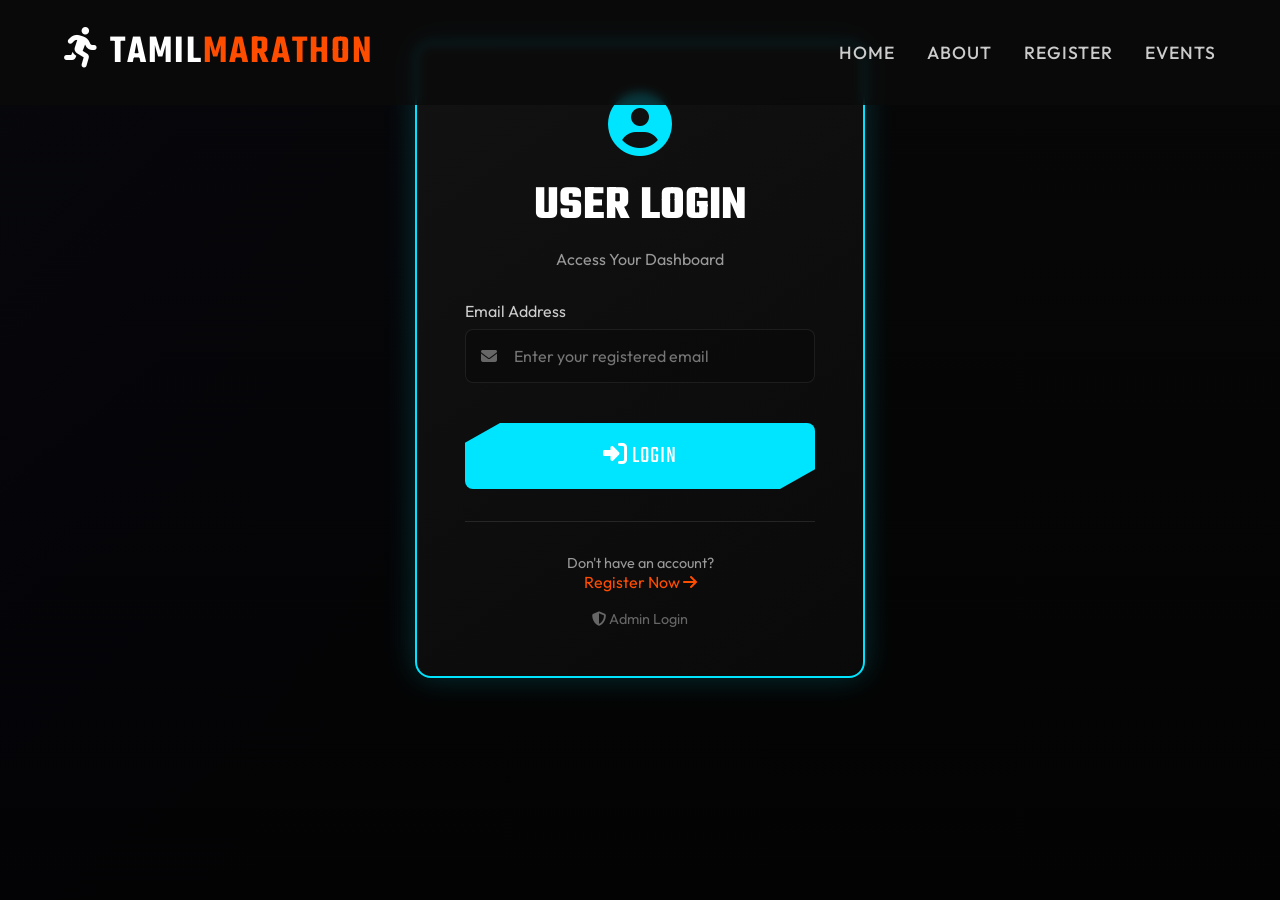
<file: user-dashboard.html>
<!DOCTYPE html>
<html lang="en">

<head>
    <meta charset="UTF-8">
    <meta name="viewport" content="width=device-width, initial-scale=1.0">
    <title>My Dashboard - Tamil Marathon 2026</title>
    <link rel="stylesheet" href="index.css?v=2">
    <link rel="stylesheet" href="https://cdnjs.cloudflare.com/ajax/libs/font-awesome/6.4.0/css/all.min.css">
</head>

<body>

    <!-- Parallax Background -->
    <div class="parallax-bg"></div>
    <div class="overlay"></div>

    <nav class="navbar">
        <a href="home.html" class="logo">
            <i class="fa-solid fa-person-running"></i> Tamil<span>Marathon</span>
        </a>
        <div class="nav-links">
            <a href="home.html">Home</a>
            <a href="about.html">About</a>
            <a href="#" onclick="logout()" style="color: var(--secondary);">
                <i class="fa-solid fa-right-from-bracket"></i> Logout
            </a>
        </div>
    </nav>

    <main style="padding: 8rem 5% 4rem; max-width: 1200px; margin: 0 auto;">

        <div style="text-align: center; margin-bottom: 3rem;">
            <h1 style="font-family: var(--font-display); font-size: 3.5rem; margin: 0;">
                Welcome, <span id="userName" style="color: var(--secondary);">Runner</span>!
            </h1>
            <p style="color: #999; margin-top: 0.5rem;">Your Tamil Marathon 2026 Dashboard</p>
        </div>

        <!-- Countdown -->
        <div style="background: linear-gradient(145deg, rgba(0, 229, 255, 0.1), rgba(20, 20, 20, 0.9)); 
                padding: 2rem; border-radius: 16px; border: 2px solid var(--secondary); 
                margin-bottom: 3rem; text-align: center;">
            <h2 style="font-family: var(--font-display); font-size: 2rem; margin-bottom: 1rem;">
                Race Day Countdown
            </h2>
            <div id="userCountdown" class="countdown-box" style="justify-content: center;">
                <!-- Injected via JavaScript -->
            </div>
        </div>

        <!-- User Details -->
        <div style="background: rgba(20, 20, 20, 0.9); padding: 3rem; border-radius: 16px;
                border: 1px solid var(--glass-border); margin-bottom: 2rem;">
            <h2 style="font-family: var(--font-display); font-size: 2.5rem; margin-bottom: 2rem;">
                <i class="fa-solid fa-id-card"></i> My Registration Details
            </h2>

            <div style="display: grid; grid-template-columns: repeat(auto-fit, minmax(250px, 1fr)); gap: 2rem;">

                <div>
                    <p style="color: #999; margin: 0; font-size: 0.9rem;">Full Name</p>
                    <h3 style="margin: 0.5rem 0 0; font-size: 1.5rem;" id="detailName">-</h3>
                </div>

                <div>
                    <p style="color: #999; margin: 0; font-size: 0.9rem;">Email</p>
                    <h3 style="margin: 0.5rem 0 0; font-size: 1.5rem;" id="detailEmail">-</h3>
                </div>

                <div>
                    <p style="color: #999; margin: 0; font-size: 0.9rem;">Age</p>
                    <h3 style="margin: 0.5rem 0 0; font-size: 1.5rem;" id="detailAge">-</h3>
                </div>

                <div>
                    <p style="color: #999; margin: 0; font-size: 0.9rem;">Category</p>
                    <h3 style="margin: 0.5rem 0 0; font-size: 1.5rem; color: var(--primary);" id="detailCategory">-</h3>
                </div>

                <div>
                    <p style="color: #999; margin: 0; font-size: 0.9rem;">Gender</p>
                    <h3 style="margin: 0.5rem 0 0; font-size: 1.5rem;" id="detailGender">-</h3>
                </div>

                <div>
                    <p style="color: #999; margin: 0; font-size: 0.9rem;">Registration Date</p>
                    <h3 style="margin: 0.5rem 0 0; font-size: 1.5rem;" id="detailDate">-</h3>
                </div>

            </div>
        </div>

        <!-- Action Buttons -->
        <div style="text-align: center;">
            <a href="success.html" class="btn-neon" style="background: var(--secondary); margin-right: 1rem;">
                <i class="fa-solid fa-ticket"></i> View My Ticket
            </a>
            <a href="events.html" class="btn-neon" style="background: transparent; border: 2px solid var(--primary);">
                <i class="fa-solid fa-calendar"></i> View Events
            </a>
        </div>

    </main>

    <script>
        // Check authentication
        if (!sessionStorage.getItem('user_logged_in')) {
            window.location.href = 'user-login.html';
        }

        // Load user data
        const userData = JSON.parse(sessionStorage.getItem('user_data') || '{}');

        if (userData.fullname) {
            document.getElementById('userName').textContent = userData.fullname;
            document.getElementById('detailName').textContent = userData.fullname;
            document.getElementById('detailEmail').textContent = userData.email;
            document.getElementById('detailAge').textContent = userData.age;
            document.getElementById('detailCategory').textContent = userData.category;
            document.getElementById('detailGender').textContent = userData.gender;

            const date = new Date(userData.timestamp || Date.now()).toLocaleDateString('en-US', {
                year: 'numeric',
                month: 'long',
                day: 'numeric'
            });
            document.getElementById('detailDate').textContent = date;
        }

        // Countdown timer
        const raceDate = new Date('2026-01-25T06:00:00').getTime();

        function updateCountdown() {
            const now = new Date().getTime();
            const distance = raceDate - now;

            const days = Math.floor(distance / (1000 * 60 * 60 * 24));
            const hours = Math.floor((distance % (1000 * 60 * 60 * 24)) / (1000 * 60 * 60));
            const minutes = Math.floor((distance % (1000 * 60 * 60)) / (1000 * 60));
            const seconds = Math.floor((distance % (1000 * 60)) / 1000);

            document.getElementById('userCountdown').innerHTML = `
        <div class="time-unit">
          <span class="time-val">${days}</span>
          <span class="time-label">Days</span>
        </div>
        <div class="time-unit">
          <span class="time-val">${hours}</span>
          <span class="time-label">Hours</span>
        </div>
        <div class="time-unit">
          <span class="time-val">${minutes}</span>
          <span class="time-label">Mins</span>
        </div>
        <div class="time-unit">
          <span class="time-val">${seconds}</span>
          <span class="time-label">Secs</span>
        </div>
      `;
        }

        updateCountdown();
        setInterval(updateCountdown, 1000);

        function logout() {
            sessionStorage.removeItem('user_logged_in');
            sessionStorage.removeItem('user_email');
            sessionStorage.removeItem('user_data');
            window.location.href = 'user-login.html';
        }
    </script>

</body>

</html>
</file>
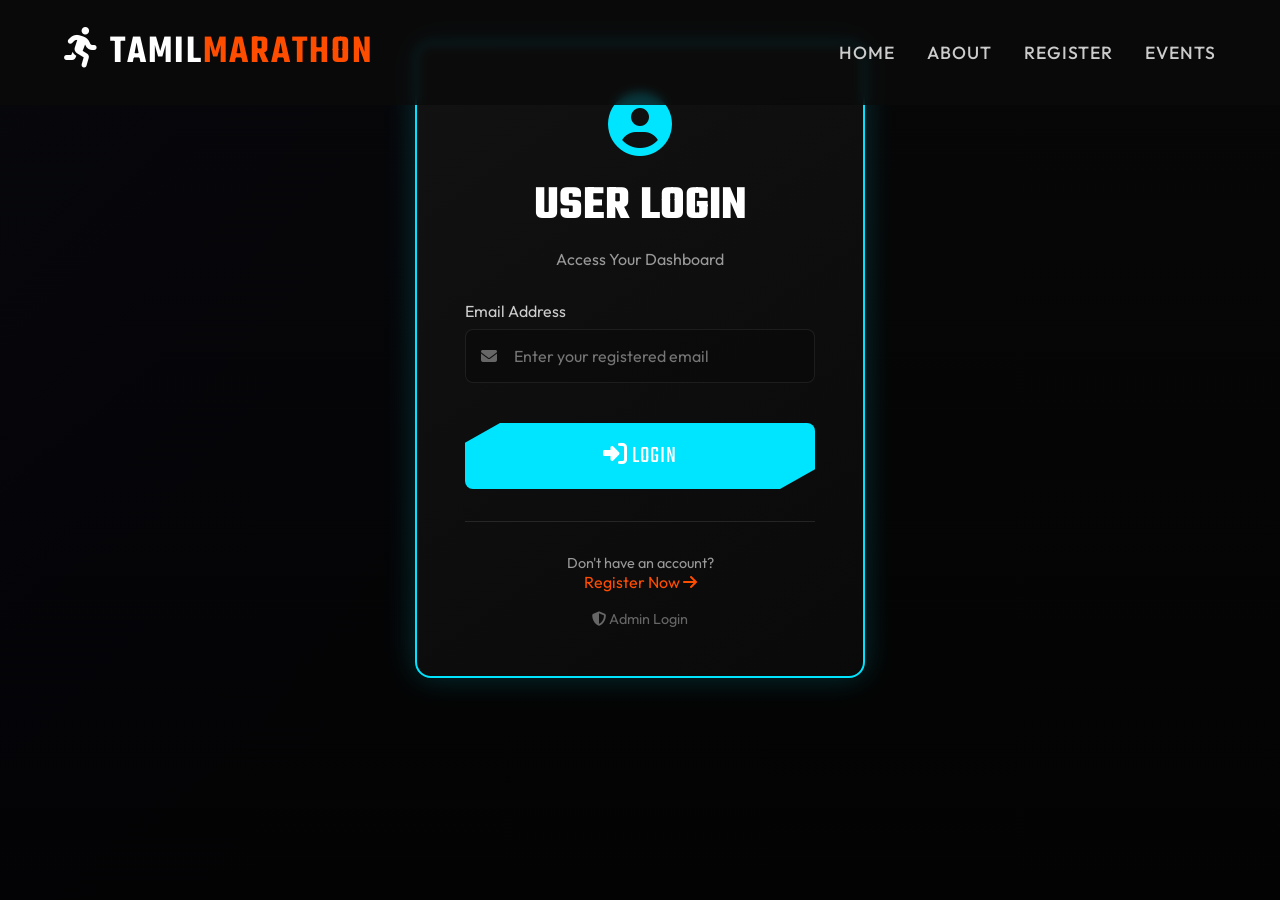
<file: user-login.html>
<!DOCTYPE html>
<html lang="en">

<head>
    <meta charset="UTF-8">
    <meta name="viewport" content="width=device-width, initial-scale=1.0">
    <title>User Login - Tamil Marathon 2026</title>
    <link rel="stylesheet" href="index.css?v=2">
    <link rel="stylesheet" href="https://cdnjs.cloudflare.com/ajax/libs/font-awesome/6.4.0/css/all.min.css">
</head>

<body>

    <!-- Parallax Background -->
    <div class="parallax-bg"></div>
    <div class="overlay"></div>

    <nav class="navbar">
        <a href="home.html" class="logo">
            <i class="fa-solid fa-person-running"></i> Tamil<span>Marathon</span>
        </a>
        <div class="nav-links">
            <a href="home.html">Home</a>
            <a href="about.html">About</a>
            <a href="register.html">Register</a>
            <a href="events.html">Events</a>
        </div>
    </nav>

    <main style="min-height: 80vh; display: flex; align-items: center; justify-content: center; padding: 2rem;">

        <div style="background: linear-gradient(145deg, rgba(20, 20, 20, 0.9), rgba(10, 10, 10, 0.95));
                border: 2px solid var(--secondary); padding: 3rem; border-radius: 16px; 
                max-width: 450px; width: 100%; backdrop-filter: blur(10px);
                box-shadow: 0 0 30px rgba(0, 229, 255, 0.2);">

            <div style="text-align: center; margin-bottom: 2rem;">
                <i class="fa-solid fa-user-circle"
                    style="font-size: 4rem; color: var(--secondary); margin-bottom: 1rem;"></i>
                <h1
                    style="font-family: var(--font-display); font-size: 3rem; margin: 0; text-transform: uppercase; color: #fff;">
                    User Login
                </h1>
                <p style="color: #999; margin-top: 0.5rem;">Access Your Dashboard</p>
            </div>

            <form id="userLoginForm">

                <div class="form-group">
                    <label for="userEmail" class="form-label">Email Address</label>
                    <div style="position: relative;">
                        <input type="email" id="userEmail" class="form-control"
                            placeholder="Enter your registered email" required>
                        <i class="fa-solid fa-envelope form-icon"></i>
                    </div>
                </div>

                <div id="errorMsg" style="display: none; background: rgba(239, 68, 68, 0.1); color: #ef4444; 
                                     padding: 1rem; border-radius: 8px; margin-bottom: 1rem; text-align: center;">
                    <i class="fa-solid fa-triangle-exclamation"></i> Email not found. Please register first.
                </div>

                <div id="successMsg" style="display: none; background: rgba(16, 185, 129, 0.1); color: #10b981; 
                                     padding: 1rem; border-radius: 8px; margin-bottom: 1rem; text-align: center;">
                    <i class="fa-solid fa-circle-check"></i> Login successful!
                </div>

                <button type="submit" class="btn-neon"
                    style="width: 100%; border-radius: 8px; margin-top: 1rem; background: var(--secondary);">
                    <i class="fa-solid fa-right-to-bracket"></i> Login
                </button>

            </form>

            <div
                style="text-align: center; margin-top: 2rem; padding-top: 2rem; border-top: 1px solid rgba(255,255,255,0.1);">
                <p style="color: #999; font-size: 0.9rem;">Don't have an account?</p>
                <a href="register.html" style="color: var(--primary); text-decoration: none;">
                    Register Now <i class="fa-solid fa-arrow-right"></i>
                </a>
            </div>

            <div style="text-align: center; margin-top: 1rem;">
                <a href="admin-login.html" style="color: #666; text-decoration: none; font-size: 0.9rem;">
                    <i class="fa-solid fa-shield-halved"></i> Admin Login
                </a>
            </div>

        </div>

    </main>

    <script>
        document.getElementById('userLoginForm').addEventListener('submit', function (e) {
            e.preventDefault();

            const email = document.getElementById('userEmail').value.trim().toLowerCase();
            const errorMsg = document.getElementById('errorMsg');
            const successMsg = document.getElementById('successMsg');

            // Get registrations from localStorage
            const registrations = JSON.parse(localStorage.getItem('marathon_registrations_2026') || '[]');

            // Find user by email
            const user = registrations.find(r => r.email.toLowerCase() === email);

            if (user) {
                // User found - set session and redirect
                sessionStorage.setItem('user_logged_in', 'true');
                sessionStorage.setItem('user_email', email);
                sessionStorage.setItem('user_data', JSON.stringify(user));

                // Show success message
                errorMsg.style.display = 'none';
                successMsg.style.display = 'block';

                // Redirect after 1 second
                setTimeout(() => {
                    window.location.href = 'home.html';
                }, 1000);
            } else {
                // User not found
                successMsg.style.display = 'none';
                errorMsg.style.display = 'block';

                // Shake animation
                errorMsg.style.animation = 'shake 0.5s';
                setTimeout(() => errorMsg.style.animation = '', 500);
            }
        });

        // Add shake animation
        const style = document.createElement('style');
        style.innerHTML = `
      @keyframes shake {
        0%, 100% { transform: translateX(0); }
        25% { transform: translateX(-10px); }
        75% { transform: translateX(10px); }
      }
    `;
        document.head.appendChild(style);
    </script>

</body>

</html>
</file>
<file: index.css>
@import url('https://fonts.googleapis.com/css2?family=Outfit:wght@300;400;500;700;900&family=Teko:wght@400;500;600&display=swap');

:root {
  /* Dynamic Neon Palette */
  --primary: #ff4d00;
  /* Neon Orange */
  --primary-glow: rgba(255, 77, 0, 0.6);
  --secondary: #00e5ff;
  /* Cyan */
  --secondary-glow: rgba(0, 229, 255, 0.6);
  --dark-bg: #0a0a0a;
  --panel-bg: rgba(20, 20, 20, 0.85);

  /* Typography */
  --font-display: 'Teko', sans-serif;
  --font-body: 'Outfit', sans-serif;

  /* Glassmorphism */
  --glass: rgba(255, 255, 255, 0.03);
  --glass-border: rgba(255, 255, 255, 0.08);
  --backdrop: 20px;
}

* {
  margin: 0;
  padding: 0;
  box-sizing: border-box;
}

body {
  font-family: var(--font-body);
  background-color: var(--dark-bg);
  color: #fff;
  overflow-x: hidden;
}

/* --- Parallax Background with Fallback --- */
.parallax-bg {
  position: fixed;
  top: 0;
  left: 0;
  width: 100%;
  height: 100vh;
  z-index: -2;
  /* 1. Solid fallback */
  background-color: #0f172a;
  /* 2. Gradient fallback */
  background-image: linear-gradient(135deg, #0f172a 0%, #000000 100%);
  /* 3. Image (if loaded) */
  background-image: url('https://images.unsplash.com/photo-1532444458054-01a7dd3e9fca?w=1600&q=80'), linear-gradient(135deg, #0f172a 0%, #000000 100%);
  background-position: center;
  background-size: cover;
  background-repeat: no-repeat;
  filter: brightness(0.6) contrast(1.1);
}

.overlay {
  position: fixed;
  inset: 0;
  background: linear-gradient(to bottom, rgba(10, 10, 10, 0.7), rgba(10, 10, 10, 0.3));
  z-index: -1;
  pointer-events: none;
}

/* --- Navigation --- */
.navbar {
  display: flex;
  justify-content: space-between;
  align-items: center;
  padding: 1.5rem 5%;
  position: fixed;
  width: 100%;
  top: 0;
  z-index: 1000;
  transition: all 0.4s ease;
  background: rgba(10, 10, 10, 0.8);
  /* Slight default bg for visibility */
  backdrop-filter: blur(5px);
}

.navbar.scrolled {
  background: rgba(10, 10, 10, 0.95);
  backdrop-filter: blur(10px);
  padding: 1rem 5%;
  border-bottom: 1px solid var(--glass-border);
}

.logo {
  font-family: var(--font-display);
  font-size: 2.5rem;
  font-weight: 600;
  color: #fff;
  text-decoration: none;
  text-transform: uppercase;
  letter-spacing: 2px;
}

.logo span {
  color: var(--primary);
}

.nav-links {
  display: flex;
  gap: 2rem;
}

.nav-links a {
  color: #ccc;
  text-decoration: none;
  font-weight: 500;
  font-size: 1.1rem;
  transition: 0.3s;
  text-transform: uppercase;
  letter-spacing: 1px;
}

.nav-links a:hover,
.nav-links a.active {
  color: var(--primary);
  text-shadow: 0 0 10px var(--primary-glow);
}

/* --- Hero Section --- */
.hero {
  min-height: 100vh;
  display: flex;
  flex-direction: column;
  justify-content: center;
  align-items: center;
  text-align: center;
  padding: 0 2rem;
}

.hero h1 {
  font-family: var(--font-display);
  font-size: 6rem;
  line-height: 0.9;
  text-transform: uppercase;
  background: linear-gradient(180deg, #fff, #aaa);
  -webkit-background-clip: text;
  background-clip: text;
  -webkit-text-fill-color: transparent;
  margin-bottom: 1rem;
  animation: slideUp 1s ease-out;
}

.hero p {
  font-size: 1.5rem;
  color: #ddd;
  max-width: 600px;
  margin-bottom: 2rem;
  animation: slideUp 1.2s ease-out;
}

/* --- Modules --- */
.countdown-box {
  display: flex;
  gap: 2rem;
  margin: 3rem 0;
  animation: fadeIn 1.5s ease-out;
}

.time-unit {
  text-align: center;
  background: rgba(0, 0, 0, 0.6);
  padding: 1rem 1.5rem;
  border-radius: 8px;
  border: 1px solid var(--glass-border);
  backdrop-filter: blur(5px);
}

.time-val {
  font-family: var(--font-display);
  font-size: 3.5rem;
  color: var(--secondary);
  line-height: 1;
  display: block;
}

.time-label {
  font-size: 0.9rem;
  text-transform: uppercase;
  letter-spacing: 2px;
  color: #888;
}

/* Gallery */
.section-title {
  font-family: var(--font-display);
  font-size: 4rem;
  text-align: center;
  margin: 4rem 0 2rem;
  text-transform: uppercase;
  color: #fff;
}

/* --- Common Scrollable Container --- */
.scroll-container-y {
  max-height: 500px;
  overflow-y: auto;
  scroll-behavior: smooth;
  scrollbar-width: thin;
  scrollbar-color: var(--primary) transparent;
  padding-right: 10px;
  /* Space for scrollbar */
}

/* Webkit Scrollbar Styling */
.scroll-container-y::-webkit-scrollbar {
  width: 8px;
}

.scroll-container-y::-webkit-scrollbar-track {
  background: rgba(255, 255, 255, 0.05);
  border-radius: 4px;
}

.scroll-container-y::-webkit-scrollbar-thumb {
  background-color: var(--primary);
  border-radius: 4px;
}

/* Gallery Grid - 3x3 Layout */
.gallery-grid {
  display: grid;
  grid-template-columns: repeat(3, 1fr);
  gap: 1.5rem;
  padding: 0 5%;
  max-width: 1400px;
  margin: 0 auto 5rem;
}

.gallery-item {
  position: relative;
  height: 300px;
  border-radius: 16px;
  overflow: hidden;
  cursor: pointer;
  box-shadow: 0 4px 15px rgba(0, 0, 0, 0.5);
  border: 1px solid var(--glass-border);
  transition: transform 0.3s ease;
}

.gallery-item:hover {
  transform: translateY(-5px);
}

.gallery-item img {
  width: 100%;
  height: 100%;
  object-fit: cover;
  transition: transform 0.5s ease;
}

.gallery-item:hover img {
  transform: scale(1.1);
}

.gallery-overlay {
  position: absolute;
  inset: 0;
  background: linear-gradient(to top, rgba(0, 0, 0, 0.8), transparent);
  display: flex;
  align-items: flex-end;
  padding: 1.5rem;
  opacity: 0;
  transition: 0.3s;
}

.gallery-item:hover .gallery-overlay {
  opacity: 1;
}

/* --- Buttons --- */
.btn-neon {
  padding: 1rem 3rem;
  font-family: var(--font-display);
  font-size: 1.5rem;
  text-transform: uppercase;
  color: #fff;
  background: var(--primary);
  border: none;
  border-radius: 4px;
  text-decoration: none;
  letter-spacing: 1px;
  position: relative;
  overflow: hidden;
  transition: 0.3s;
  cursor: pointer;
  clip-path: polygon(10% 0, 100% 0, 100% 70%, 90% 100%, 0 100%, 0 30%);
}

.btn-neon:hover {
  background: #ff6600;
  box-shadow: 0 0 30px var(--primary-glow);
  transform: translateY(-3px);
}

/* --- Common Components --- */
.form-control {
  width: 100%;
  padding: 1rem 1rem 1rem 3rem;
  background: rgba(10, 10, 10, 0.7);
  border: 1px solid var(--glass-border);
  border-radius: 8px;
  color: #fff;
  font-family: var(--font-body);
  font-size: 1rem;
}

.form-control:focus {
  outline: none;
  border-color: var(--secondary);
  box-shadow: 0 0 10px var(--secondary-glow);
}

.form-icon {
  position: absolute;
  left: 1rem;
  top: 50%;
  transform: translateY(-50%);
  color: #666;
}

.form-group {
  margin-bottom: 1.5rem;
  position: relative;
}

.form-label {
  display: block;
  margin-bottom: 0.5rem;
  color: #ccc;
}

.error-msg {
  color: #ef4444;
  font-size: 0.85rem;
  margin-top: 0.5rem;
  display: none;
}

.btn-primary {
  background: var(--primary);
  color: white;
  border: none;
  padding: 0.8rem 1.5rem;
  border-radius: 8px;
  cursor: pointer;
}

.btn-secondary {
  background: rgba(255, 255, 255, 0.1);
  color: white;
  border: none;
  padding: 0.8rem 1.5rem;
  border-radius: 8px;
  cursor: pointer;
}

/* Animations */
@keyframes slideUp {
  from {
    opacity: 0;
    transform: translateY(50px);
  }

  to {
    opacity: 1;
    transform: translateY(0);
  }
}

@keyframes fadeIn {
  from {
    opacity: 0;
  }

  to {
    opacity: 1;
  }
}

@media (max-width: 768px) {
  .hero h1 {
    font-size: 3.5rem;
  }

  .countdown-box {
    gap: 1rem;
  }

  .time-val {
    font-size: 2rem;
  }

  /* Responsive Gallery - 2 columns */
  .gallery-grid {
    grid-template-columns: repeat(2, 1fr);
    gap: 1rem;
  }

  .gallery-item {
    height: 200px;
  }
}

@media (max-width: 480px) {

  /* Mobile Gallery - 1 column */
  .gallery-grid {
    grid-template-columns: 1fr;
    padding: 0 3%;
  }
}

/* --- Contact Module --- */
.contact-section {
  padding: 4rem 5%;
  min-height: 60vh;
}

.contact-grid {
  display: grid;
  grid-template-columns: 1fr 1.5fr;
  gap: 3rem;
  max-width: 1200px;
  margin: 0 auto;
}

.contact-info {
  background: rgba(10, 10, 10, 0.6);
  backdrop-filter: blur(10px);
  padding: 2.5rem;
  border-radius: 16px;
  border: 1px solid var(--glass-border);
  height: fit-content;
}

.info-item {
  display: flex;
  align-items: flex-start;
  gap: 1.5rem;
  margin-bottom: 2rem;
}

.info-item i {
  font-size: 1.5rem;
  color: var(--primary);
  margin-top: 5px;
  text-shadow: 0 0 10px var(--primary-glow);
}

.info-item h3 {
  font-family: var(--font-display);
  font-size: 1.5rem;
  color: #fff;
  margin-bottom: 0.5rem;
}

.info-item p {
  color: #ccc;
  line-height: 1.6;
}

.social-links {
  display: flex;
  gap: 1.5rem;
  margin-top: 3rem;
}

.social-links a {
  width: 45px;
  height: 45px;
  background: rgba(255, 255, 255, 0.05);
  display: flex;
  align-items: center;
  justify-content: center;
  border-radius: 50%;
  color: #fff;
  font-size: 1.2rem;
  transition: 0.3s;
  border: 1px solid var(--glass-border);
}

.social-links a:hover {
  background: var(--secondary);
  color: #000;
  box-shadow: 0 0 20px var(--secondary-glow);
  transform: translateY(-3px);
}

.glass-form {
  background: rgba(20, 20, 20, 0.8);
  backdrop-filter: blur(15px);
  padding: 3rem;
  border-radius: 20px;
  border: 1px solid var(--glass-border);
  box-shadow: 0 10px 40px rgba(0, 0, 0, 0.3);
}

.map-section {
  width: 100%;
  margin-top: 0;
  border-top: 1px solid var(--glass-border);
}

@media (max-width: 768px) {
  .contact-grid {
    grid-template-columns: 1fr;
    gap: 2rem;
  }

  .glass-form {
    padding: 2rem;
  }
}
</file>
